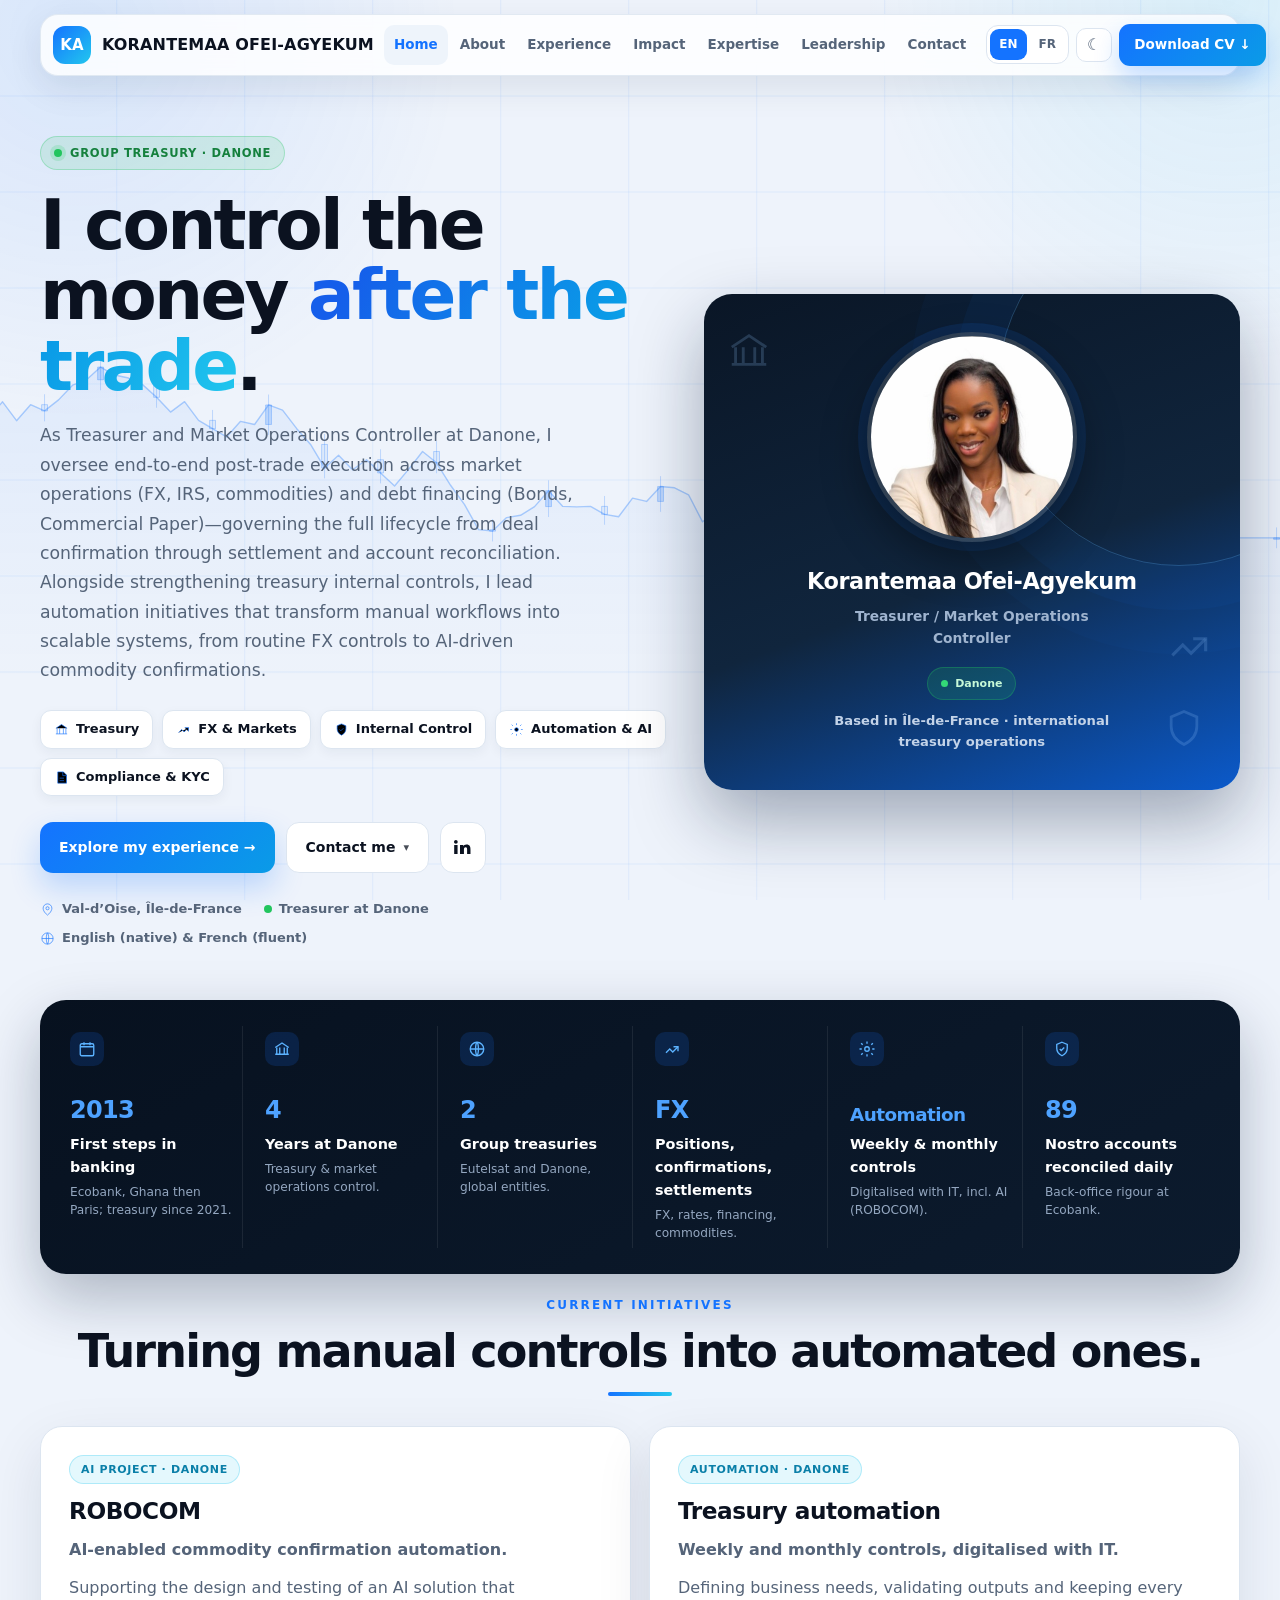
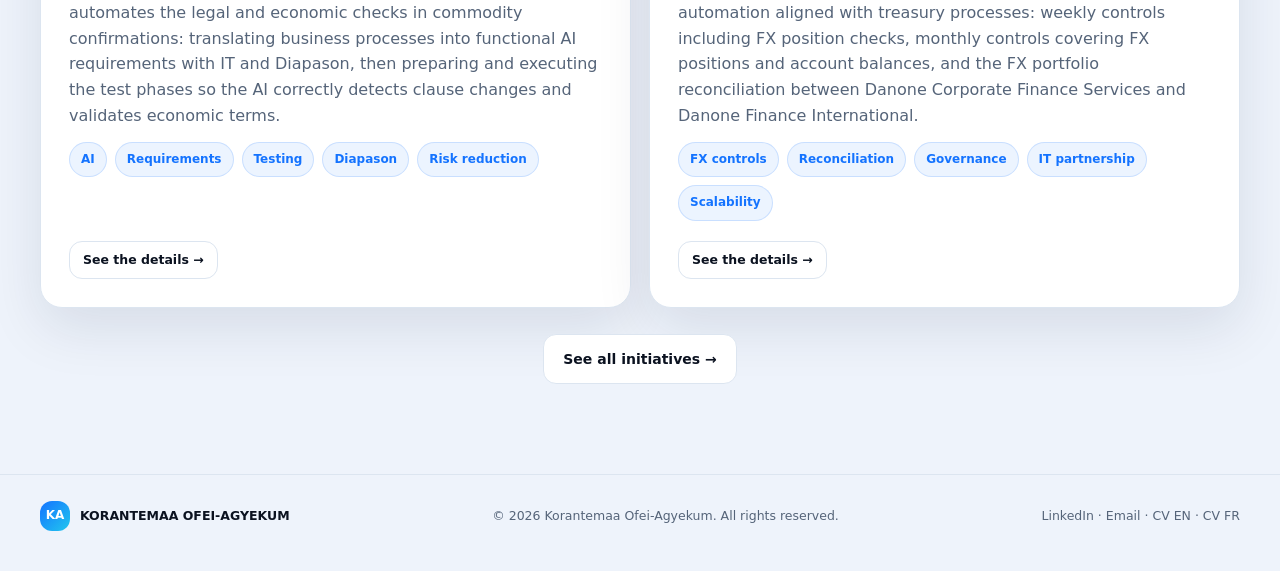
<file: index.html>
<!doctype html>
<html lang="en">
<head>
  <meta charset="utf-8">
  <meta name="viewport" content="width=device-width, initial-scale=1">
  <title>Korantemaa Ofei-Agyekum | Treasury & Market Operations Controller</title>
  <meta name="description" content="Korantemaa Ofei-Agyekum, Treasurer and Market Operations Controller at Danone: FX exposure control, internal controls, treasury automation and AI initiatives. Former Eutelsat Group Treasury and banking operations.">
  <link rel="canonical" href="https://o-agyekum.github.io/Korantemaa/">
  <meta property="og:type" content="website">
  <meta property="og:url" content="https://o-agyekum.github.io/Korantemaa/">
  <meta property="og:site_name" content="Korantemaa Ofei-Agyekum — Portfolio">
  <meta property="og:title" content="Korantemaa Ofei-Agyekum | Treasury & Market Operations Controller">
  <meta property="og:description" content="Korantemaa Ofei-Agyekum, Treasurer and Market Operations Controller at Danone: FX exposure control, internal controls, treasury automation and AI initiatives. Former Eutelsat Group Treasury and banking operations.">
  <meta property="og:image" content="https://o-agyekum.github.io/Korantemaa/profile.jpg">
  <meta property="og:locale" content="en_US">
  <meta property="og:locale:alternate" content="fr_FR">
  <meta name="twitter:card" content="summary_large_image">
  <meta name="twitter:title" content="Korantemaa Ofei-Agyekum | Treasury & Market Operations Controller">
  <meta name="twitter:description" content="Korantemaa Ofei-Agyekum, Treasurer and Market Operations Controller at Danone: FX exposure control, internal controls, treasury automation and AI initiatives. Former Eutelsat Group Treasury and banking operations.">
  <meta name="twitter:image" content="https://o-agyekum.github.io/Korantemaa/profile.jpg">
  <meta name="color-scheme" content="light dark">
  <meta name="theme-color" content="#07111f">
  <meta name="build" content="20261103195352">
  <link rel="stylesheet" href="styles.css?v=20261103195352">
</head>
<body>
  <header class="nav" aria-label="Main navigation">
    <a class="brand" href="index.html"><span class="logo">KA</span><span>KORANTEMAA OFEI-AGYEKUM</span></a>
    <nav class="navlinks">
      <a href="index.html" data-i18n="nav.home">Home</a><a href="about.html" data-i18n="nav.about">About</a><a href="experience.html" data-i18n="nav.exp">Experience</a><a href="impact.html" data-i18n="nav.impact">Impact</a><a href="expertise.html" data-i18n="nav.expertise">Expertise</a><a href="leadership.html" data-i18n="nav.leadership">Leadership</a><a href="contact.html" data-i18n="nav.contact">Contact</a>
    </nav>
    <button class="icon-btn menu" id="menuBtn" type="button" aria-label="Menu">☰</button>
    <div class="nav-actions">
      <div class="lang" aria-label="Language"><button id="enBtn" class="active" type="button">EN</button><button id="frBtn" type="button">FR</button></div>
      <button class="icon-btn" id="themeBtn" type="button" aria-label="Theme">☾</button>
      <a class="nav-cv" href="contact.html" data-i18n="nav.cv">Download CV ↓</a>
    </div>
  </header>

  <main id="top">
<div class="page" id="home">
    <section class="hero"><div class="container hero-grid">
      <div class="hero-copy reveal">
        <span class="badge" data-i18n="hero.badge">Group Treasury · Danone</span>
        <h1><span data-i18n="hero.h1a">I control the money </span><span class="gradient" data-i18n="hero.h1b">after the trade</span><span data-i18n="hero.h1c">.</span></h1>
        <p class="hero-sub" data-i18n="hero.sub">As Treasurer and Market Operations Controller at Danone, I oversee end-to-end post-trade execution across market operations (FX, IRS, commodities) and debt financing (Bonds, Commercial Paper)—governing the full lifecycle from deal confirmation through settlement and account reconciliation. Alongside strengthening treasury internal controls, I lead automation initiatives that transform manual workflows into scalable systems, from routine FX controls to AI-driven commodity confirmations.</p>
        <div class="pills">
          <span class="pill"><svg viewBox="0 0 24 24"><path d="M3 10l9-6 9 6"/><path d="M5 10v9M9 10v9M15 10v9M19 10v9M3 19h18"/></svg><span data-i18n="pill.1">Treasury</span></span>
          <span class="pill"><svg viewBox="0 0 24 24"><path d="M4 17l5-5 4 4 7-7"/><path d="M14 9h6v6"/></svg><span data-i18n="pill.2">FX &amp; Markets</span></span>
          <span class="pill"><svg viewBox="0 0 24 24"><path d="M12 3l7 3v5c0 4.5-3 8-7 10-4-2-7-5.5-7-10V6z"/><path d="M9 12l2 2 4-4"/></svg><span data-i18n="pill.3">Internal Control</span></span>
          <span class="pill"><svg viewBox="0 0 24 24"><circle cx="12" cy="12" r="3"/><path d="M12 2v3M12 19v3M4.2 4.2l2.1 2.1M17.7 17.7l2.1 2.1M2 12h3M19 12h3M4.2 19.8l2.1-2.1M17.7 6.3l2.1-2.1"/></svg><span data-i18n="pill.4">Automation &amp; AI</span></span>
          <span class="pill"><svg viewBox="0 0 24 24"><path d="M6 3h9l5 5v13H6z"/><path d="M14 3v6h6M9 13h7M9 17h7"/></svg><span data-i18n="pill.5">Compliance &amp; KYC</span></span>
        </div>
        <div class="hero-actions">
          <a class="btn btn-primary" href="experience.html" data-i18n="hero.cta1">Explore my experience →</a>
          <div class="cdrop" id="cdrop">
            <button class="btn" id="contactBtn" type="button" aria-haspopup="true" aria-expanded="false"><span data-i18n="hero.cta2">Contact me</span><span class="caret" aria-hidden="true">▾</span></button>
            <div class="cmenu" id="contactMenu" role="menu" aria-label="Contact">
              <a role="menuitem" href="mailto:kofei-agyekum@outlook.fr"><svg viewBox="0 0 24 24"><rect x="3" y="5" width="18" height="14" rx="2"/><path d="M3 7l9 6 9-6"/></svg>kofei-agyekum@outlook.fr</a>
              <a role="menuitem" href="https://www.linkedin.com/in/korantemaa-ofei-agyekum" target="_blank" rel="noopener"><svg viewBox="0 0 24 24"><rect x="2" y="2" width="20" height="20" rx="3"/><path d="M6 9v8M6 6.5v.01M10 17v-4a2 2 0 0 1 4 0v4M10 11v6" stroke-width="1.6"/></svg>www.linkedin.com/in/korantemaa-ofei-agyekum</a>
            </div>
          </div>
          <a class="btn btn-icon" href="https://www.linkedin.com/in/korantemaa-ofei-agyekum" target="_blank" rel="noopener" aria-label="LinkedIn"><svg width="18" height="18" viewBox="0 0 24 24" fill="currentColor"><path d="M4.98 3.5A2.5 2.5 0 1 1 0 3.5a2.5 2.5 0 0 1 4.98 0zM.25 8h4.5v12H.25zM8 8h4.3v1.64h.06c.6-1.13 2.06-2.32 4.24-2.32 4.54 0 5.37 2.99 5.37 6.88V20h-4.5v-5.9c0-1.41-.03-3.22-1.96-3.22-1.96 0-2.26 1.53-2.26 3.11V20H8z"/></svg></a>
        </div>
        <div class="hero-meta">
          <span><svg viewBox="0 0 24 24"><path d="M12 21s-7-5.2-7-11a7 7 0 0 1 14 0c0 5.8-7 11-7 11z"/><circle cx="12" cy="10" r="2.5"/></svg><span data-i18n="hero.loc">Val-d’Oise, Île-de-France</span></span>
          <span><span class="dotg"></span><span data-i18n="hero.avail">Treasurer at Danone</span></span>
          <span><svg viewBox="0 0 24 24"><circle cx="12" cy="12" r="9"/><path d="M3 12h18M12 3c2.5 2.5 2.5 15 0 18M12 3c-2.5 2.5-2.5 15 0 18"/></svg><span data-i18n="hero.intl">English (native) &amp; French (fluent)</span></span>
        </div>
      </div>
      <aside class="hero-card reveal">
        <div class="hc-icons">
          <svg style="width:46px;height:46px;left:22px;top:34px" viewBox="0 0 24 24"><path d="M3 10l9-6 9 6"/><path d="M5 10v9M9 10v9M15 10v9M19 10v9M3 19h18"/></svg>
          <svg style="width:50px;height:50px;right:26px;bottom:120px" viewBox="0 0 24 24"><path d="M4 17l5-5 4 4 7-7"/><path d="M14 9h6v6"/></svg>
          <svg style="width:44px;height:44px;right:34px;bottom:40px" viewBox="0 0 24 24"><path d="M12 3l7 3v5c0 4.5-3 8-7 10-4-2-7-5.5-7-10V6z"/></svg>
        </div>
        <div class="portrait"><img src="./profile.jpg" alt="Korantemaa Ofei-Agyekum" loading="eager" onerror="this.style.display='none';this.nextElementSibling.style.display='flex'"><span class="initials">KA</span></div>
        <div class="hc-name">Korantemaa Ofei-Agyekum</div>
        <div class="hc-role" data-i18n="hero.cardrole">Treasurer / Market Operations Controller</div>
        <div class="hc-tag"><span class="av" data-i18n="hero.cardav">Danone</span><p data-i18n="hero.cardtxt">Based in Île-de-France · international treasury operations</p></div>
      </aside>
    </div></section>

    <div class="container reveal"><div class="stats-wrap"><div class="stats">
      <div class="stat"><span class="ic"><svg viewBox="0 0 24 24"><rect x="3" y="5" width="18" height="16" rx="2"/><path d="M3 9h18M8 3v4M16 3v4"/></svg></span><span class="val">2013</span><b data-i18n="st.1b">First steps in banking</b><span data-i18n="st.1d">Ecobank, Ghana then Paris; treasury since 2021.</span></div>
      <div class="stat"><span class="ic"><svg viewBox="0 0 24 24"><path d="M3 10l9-6 9 6"/><path d="M5 10v9M9 10v9M15 10v9M19 10v9M3 19h18"/></svg></span><span class="val">4</span><b data-i18n="st.2b">Years at Danone</b><span data-i18n="st.2d">Treasury &amp; market operations control.</span></div>
      <div class="stat"><span class="ic"><svg viewBox="0 0 24 24"><circle cx="12" cy="12" r="9"/><path d="M3 12h18M12 3c2.5 2.5 2.5 15 0 18M12 3c-2.5 2.5-2.5 15 0 18"/></svg></span><span class="val">2</span><b data-i18n="st.3b">Group treasuries</b><span data-i18n="st.3d">Eutelsat and Danone, global entities.</span></div>
      <div class="stat"><span class="ic"><svg viewBox="0 0 24 24"><path d="M4 17l5-5 4 4 7-7"/><path d="M14 9h6v6"/></svg></span><span class="val">FX</span><b data-i18n="st.4b">Positions, confirmations, settlements</b><span data-i18n="st.4d">FX, rates, financing, commodities.</span></div>
      <div class="stat"><span class="ic"><svg viewBox="0 0 24 24"><circle cx="12" cy="12" r="3"/><path d="M12 2v3M12 19v3M4.2 4.2l2.1 2.1M17.7 17.7l2.1 2.1M2 12h3M19 12h3M4.2 19.8l2.1-2.1M17.7 6.3l2.1-2.1"/></svg></span><span class="val" style="font-size:1.15rem">Automation</span><b data-i18n="st.5b">Weekly &amp; monthly controls</b><span data-i18n="st.5d">Digitalised with IT, incl. AI (ROBOCOM).</span></div>
      <div class="stat"><span class="ic"><svg viewBox="0 0 24 24"><path d="M12 3l7 3v5c0 4.5-3 8-7 10-4-2-7-5.5-7-10V6z"/><path d="M9 12l2 2 4-4"/></svg></span><span class="val">89</span><b data-i18n="st.6b">Nostro accounts reconciled daily</b><span data-i18n="st.6d">Back-office rigour at Ecobank.</span></div>
    </div></div></div>

    <section class="home-proj"><div class="container reveal">
      <span class="kicker" data-i18n="hp.kicker">Current initiatives</span>
      <h2 class="sec-title" data-i18n="hp.title">Turning manual controls into automated ones.</h2>
      <div class="title-underline"></div>
      <div class="proj-grid">
        <article class="proj-card">
          <span class="proj-type" data-i18n="hp.a.type">AI project · Danone</span>
          <h3>ROBOCOM</h3>
          <p class="proj-tagline" data-i18n="hp.a.tag">AI-enabled commodity confirmation automation.</p>
          <p data-i18n="hp.a.desc">Supporting the design and testing of an AI solution that automates the legal and economic checks in commodity confirmations: translating business processes into functional AI requirements with IT and Diapason, then preparing and executing the test phases so the AI correctly detects clause changes and validates economic terms.</p>
          <div class="tags"><span class="tag" data-i18n="hp.a.t1">AI</span><span class="tag" data-i18n="hp.a.t2">Requirements</span><span class="tag" data-i18n="hp.a.t3">Testing</span><span class="tag" data-i18n="hp.a.t4">Diapason</span><span class="tag" data-i18n="hp.a.t5">Risk reduction</span></div>
          <div class="proj-links"><a class="btn" href="impact.html" data-i18n="hp.a.link">See the details →</a></div>
        </article>
        <article class="proj-card">
          <span class="proj-type" data-i18n="hp.b.type">Automation · Danone</span>
          <h3>Treasury automation</h3>
          <p class="proj-tagline" data-i18n="hp.b.tag">Weekly and monthly controls, digitalised with IT.</p>
          <p data-i18n="hp.b.desc">Defining business needs, validating outputs and keeping every automation aligned with treasury processes: weekly controls including FX position checks, monthly controls covering FX positions and account balances, and the FX portfolio reconciliation between Danone Corporate Finance Services and Danone Finance International.</p>
          <div class="tags"><span class="tag" data-i18n="hp.b.t1">FX controls</span><span class="tag" data-i18n="hp.b.t2">Reconciliation</span><span class="tag" data-i18n="hp.b.t3">Governance</span><span class="tag" data-i18n="hp.b.t4">IT partnership</span><span class="tag" data-i18n="hp.b.t5">Scalability</span></div>
          <div class="proj-links"><a class="btn" href="impact.html" data-i18n="hp.b.link">See the details →</a></div>
        </article>
      </div>
      <div class="more"><a class="btn" href="impact.html" data-i18n="hp.more">See all initiatives →</a></div>
    </div></section>
    </div>
  </main>
  <footer><div class="container footer-row">
    <span class="footer-brand"><span class="logo">KA</span>KORANTEMAA OFEI-AGYEKUM</span>
    <span data-i18n="foot.copy">© 2026 Korantemaa Ofei-Agyekum. All rights reserved.</span>
    <span><a href="https://www.linkedin.com/in/korantemaa-ofei-agyekum" target="_blank" rel="noopener">LinkedIn</a> · <a href="mailto:kofei-agyekum@outlook.fr">Email</a> · <a href="./Korantemaa_Ofei-Agyekum_CV_EN.pdf?v=4" download>CV EN</a> · <a href="./Korantemaa_Ofei-Agyekum_CV_FR.pdf?v=4" download>CV FR</a></span>
  </div></footer>
  <script src="app.js?v=20261103195352"></script>
</body>
</html>
</file>
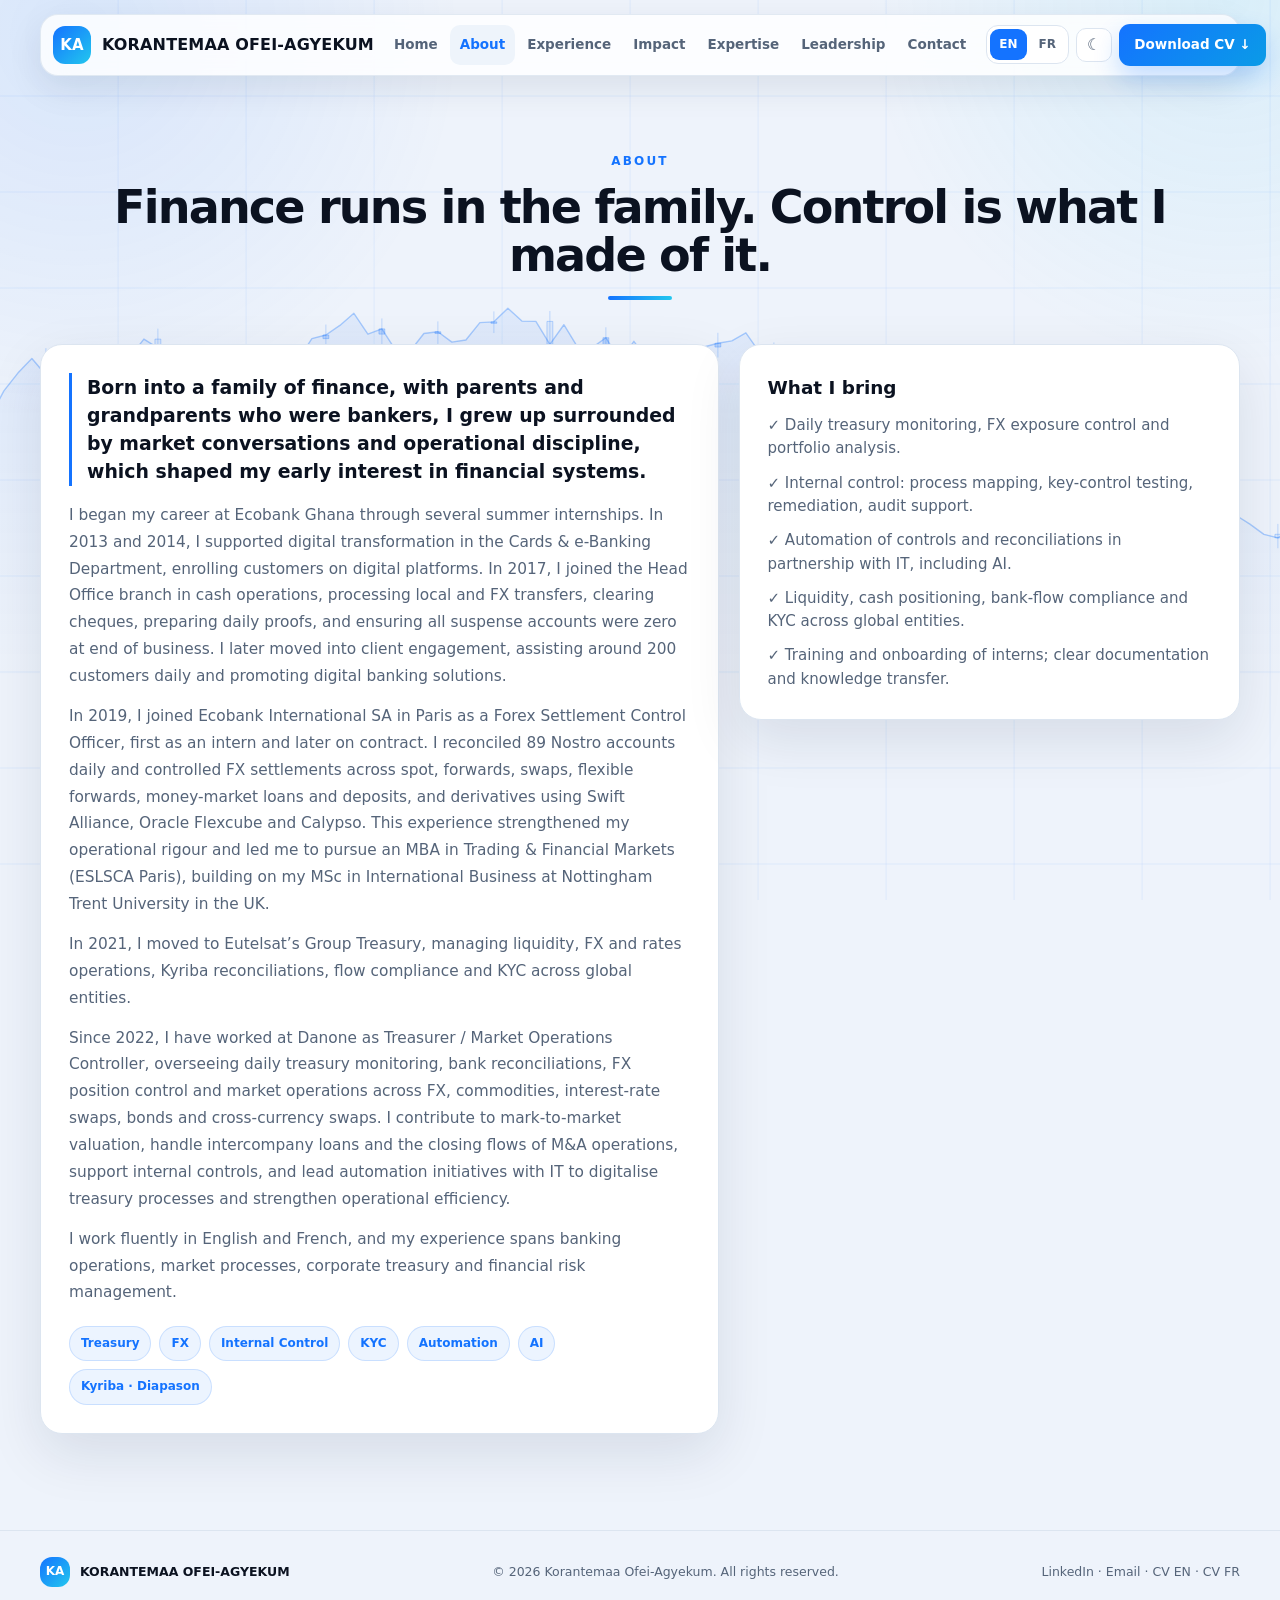
<file: about.html>
<!doctype html>
<html lang="en">
<head>
  <meta charset="utf-8">
  <meta name="viewport" content="width=device-width, initial-scale=1">
  <title>About — Korantemaa Ofei-Agyekum</title>
  <meta name="description" content="Korantemaa Ofei-Agyekum: from banking operations to Group Treasury at Eutelsat and Danone. Treasury, FX control, internal control, automation.">
  <link rel="canonical" href="https://o-agyekum.github.io/Korantemaa/about.html">
  <meta property="og:type" content="website">
  <meta property="og:url" content="https://o-agyekum.github.io/Korantemaa/about.html">
  <meta property="og:site_name" content="Korantemaa Ofei-Agyekum — Portfolio">
  <meta property="og:title" content="About — Korantemaa Ofei-Agyekum">
  <meta property="og:description" content="Korantemaa Ofei-Agyekum: from banking operations to Group Treasury at Eutelsat and Danone. Treasury, FX control, internal control, automation.">
  <meta property="og:image" content="https://o-agyekum.github.io/Korantemaa/profile.jpg">
  <meta property="og:locale" content="en_US">
  <meta property="og:locale:alternate" content="fr_FR">
  <meta name="twitter:card" content="summary_large_image">
  <meta name="twitter:title" content="About — Korantemaa Ofei-Agyekum">
  <meta name="twitter:description" content="Korantemaa Ofei-Agyekum: from banking operations to Group Treasury at Eutelsat and Danone. Treasury, FX control, internal control, automation.">
  <meta name="twitter:image" content="https://o-agyekum.github.io/Korantemaa/profile.jpg">
  <meta name="color-scheme" content="light dark">
  <meta name="theme-color" content="#07111f">
  <meta name="build" content="20261103195352">
  <link rel="stylesheet" href="styles.css?v=20261103195352">
</head>
<body>
  <header class="nav" aria-label="Main navigation">
    <a class="brand" href="index.html"><span class="logo">KA</span><span>KORANTEMAA OFEI-AGYEKUM</span></a>
    <nav class="navlinks">
      <a href="index.html" data-i18n="nav.home">Home</a><a href="about.html" data-i18n="nav.about">About</a><a href="experience.html" data-i18n="nav.exp">Experience</a><a href="impact.html" data-i18n="nav.impact">Impact</a><a href="expertise.html" data-i18n="nav.expertise">Expertise</a><a href="leadership.html" data-i18n="nav.leadership">Leadership</a><a href="contact.html" data-i18n="nav.contact">Contact</a>
    </nav>
    <button class="icon-btn menu" id="menuBtn" type="button" aria-label="Menu">☰</button>
    <div class="nav-actions">
      <div class="lang" aria-label="Language"><button id="enBtn" class="active" type="button">EN</button><button id="frBtn" type="button">FR</button></div>
      <button class="icon-btn" id="themeBtn" type="button" aria-label="Theme">☾</button>
      <a class="nav-cv" href="contact.html" data-i18n="nav.cv">Download CV ↓</a>
    </div>
  </header>

  <main id="top">
<section id="about" class="page"><div class="container reveal">
      <span class="kicker" data-i18n="about.kicker">About</span>
      <h2 class="sec-title" data-i18n="about.title">Finance runs in the family. Control is what I made of it.</h2>
      <div class="title-underline"></div>
      <div class="about-grid">
        <div class="about-card story">
          <p class="lead" data-i18n="about.lead">Born into a family of finance, with parents and grandparents who were bankers, I grew up surrounded by market conversations and operational discipline, which shaped my early interest in financial systems.</p>
          <p data-i18n="about.s2">I began my career at Ecobank Ghana through several summer internships. In 2013 and 2014, I supported digital transformation in the Cards &amp; e-Banking Department, enrolling customers on digital platforms. In 2017, I joined the Head Office branch in cash operations, processing local and FX transfers, clearing cheques, preparing daily proofs, and ensuring all suspense accounts were zero at end of business. I later moved into client engagement, assisting around 200 customers daily and promoting digital banking solutions.</p>
          <p data-i18n="about.s3">In 2019, I joined Ecobank International SA in Paris as a Forex Settlement Control Officer, first as an intern and later on contract. I reconciled 89 Nostro accounts daily and controlled FX settlements across spot, forwards, swaps, flexible forwards, money-market loans and deposits, and derivatives using Swift Alliance, Oracle Flexcube and Calypso. This experience strengthened my operational rigour and led me to pursue an MBA in Trading &amp; Financial Markets (ESLSCA Paris), building on my MSc in International Business at Nottingham Trent University in the UK.</p>
          <p data-i18n="about.s4">In 2021, I moved to Eutelsat’s Group Treasury, managing liquidity, FX and rates operations, Kyriba reconciliations, flow compliance and KYC across global entities.</p>
          <p data-i18n="about.s5">Since 2022, I have worked at Danone as Treasurer / Market Operations Controller, overseeing daily treasury monitoring, bank reconciliations, FX position control and market operations across FX, commodities, interest-rate swaps, bonds and cross-currency swaps. I contribute to mark-to-market valuation, handle intercompany loans and the closing flows of M&amp;A operations, support internal controls, and lead automation initiatives with IT to digitalise treasury processes and strengthen operational efficiency.</p>
          <p data-i18n="about.s6">I work fluently in English and French, and my experience spans banking operations, market processes, corporate treasury and financial risk management.</p>
          <div class="tags" style="margin-top:20px"><span class="tag">Treasury</span><span class="tag">FX</span><span class="tag">Internal Control</span><span class="tag">KYC</span><span class="tag">Automation</span><span class="tag">AI</span><span class="tag">Kyriba · Diapason</span></div>
        </div>
        <div class="about-card">
          <h3 data-i18n="about.p2t">What I bring</h3>
          <ul style="list-style:none;display:grid;gap:11px">
            <li style="color:var(--muted);font-size:.94rem;line-height:1.55" data-i18n="about.b1">✓ Daily treasury monitoring, FX exposure control and portfolio analysis.</li>
            <li style="color:var(--muted);font-size:.94rem;line-height:1.55" data-i18n="about.b2">✓ Internal control: process mapping, key-control testing, remediation, audit support.</li>
            <li style="color:var(--muted);font-size:.94rem;line-height:1.55" data-i18n="about.b3">✓ Automation of controls and reconciliations in partnership with IT, including AI.</li>
            <li style="color:var(--muted);font-size:.94rem;line-height:1.55" data-i18n="about.b4">✓ Liquidity, cash positioning, bank-flow compliance and KYC across global entities.</li>
            <li style="color:var(--muted);font-size:.94rem;line-height:1.55" data-i18n="about.b5">✓ Training and onboarding of interns; clear documentation and knowledge transfer.</li>
          </ul>
        </div>
      </div>
    </div></section>
  </main>
  <footer><div class="container footer-row">
    <span class="footer-brand"><span class="logo">KA</span>KORANTEMAA OFEI-AGYEKUM</span>
    <span data-i18n="foot.copy">© 2026 Korantemaa Ofei-Agyekum. All rights reserved.</span>
    <span><a href="https://www.linkedin.com/in/korantemaa-ofei-agyekum" target="_blank" rel="noopener">LinkedIn</a> · <a href="mailto:kofei-agyekum@outlook.fr">Email</a> · <a href="./Korantemaa_Ofei-Agyekum_CV_EN.pdf?v=4" download>CV EN</a> · <a href="./Korantemaa_Ofei-Agyekum_CV_FR.pdf?v=4" download>CV FR</a></span>
  </div></footer>
  <script src="app.js?v=20261103195352"></script>
</body>
</html>
</file>
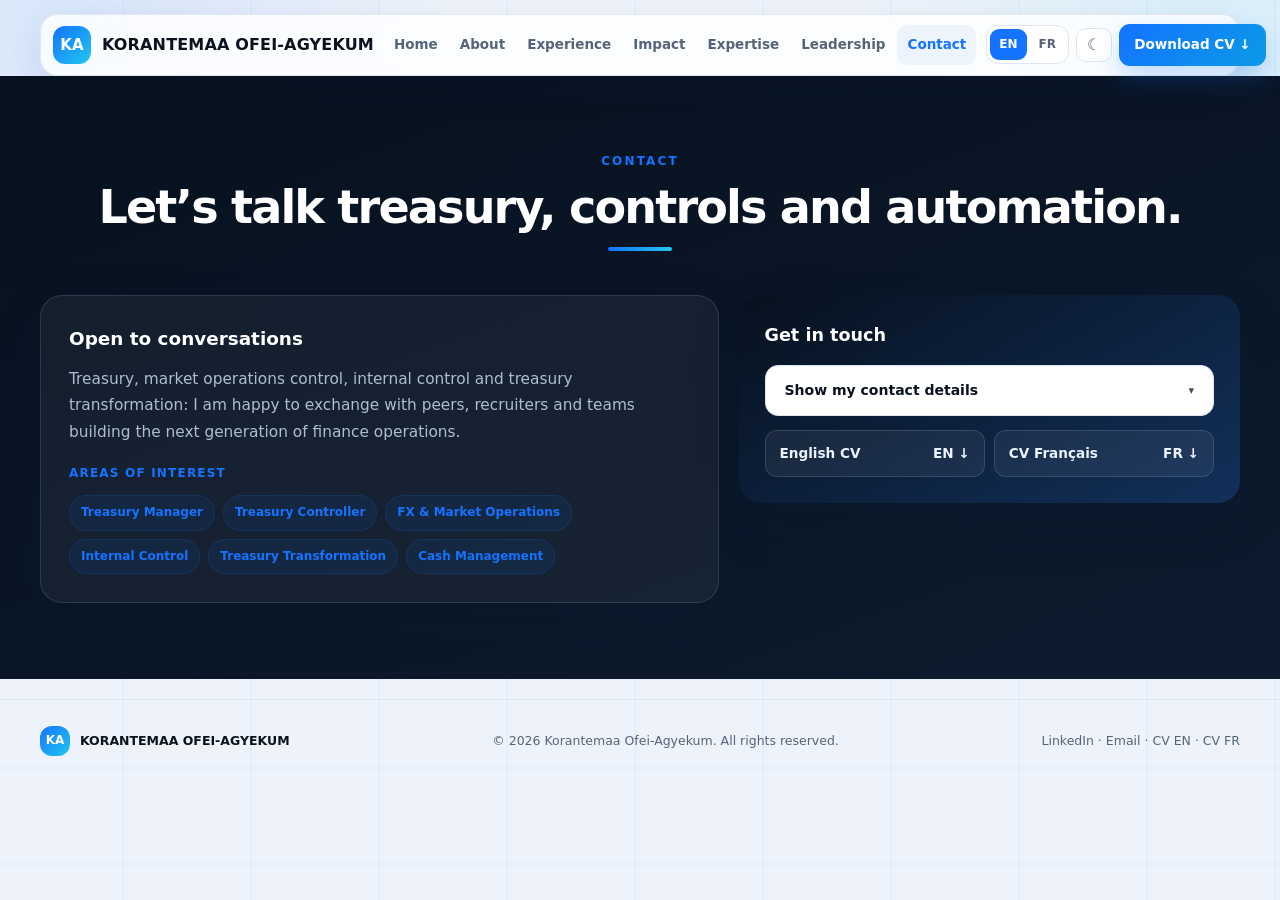
<file: contact.html>
<!doctype html>
<html lang="en">
<head>
  <meta charset="utf-8">
  <meta name="viewport" content="width=device-width, initial-scale=1">
  <title>Contact — Korantemaa Ofei-Agyekum</title>
  <meta name="description" content="Contact Korantemaa Ofei-Agyekum, Treasurer and Market Operations Controller.">
  <link rel="canonical" href="https://o-agyekum.github.io/Korantemaa/contact.html">
  <meta property="og:type" content="website">
  <meta property="og:url" content="https://o-agyekum.github.io/Korantemaa/contact.html">
  <meta property="og:site_name" content="Korantemaa Ofei-Agyekum — Portfolio">
  <meta property="og:title" content="Contact — Korantemaa Ofei-Agyekum">
  <meta property="og:description" content="Contact Korantemaa Ofei-Agyekum, Treasurer and Market Operations Controller.">
  <meta property="og:image" content="https://o-agyekum.github.io/Korantemaa/profile.jpg">
  <meta property="og:locale" content="en_US">
  <meta property="og:locale:alternate" content="fr_FR">
  <meta name="twitter:card" content="summary_large_image">
  <meta name="twitter:title" content="Contact — Korantemaa Ofei-Agyekum">
  <meta name="twitter:description" content="Contact Korantemaa Ofei-Agyekum, Treasurer and Market Operations Controller.">
  <meta name="twitter:image" content="https://o-agyekum.github.io/Korantemaa/profile.jpg">
  <meta name="color-scheme" content="light dark">
  <meta name="theme-color" content="#07111f">
  <meta name="build" content="20261103195352">
  <link rel="stylesheet" href="styles.css?v=20261103195352">
</head>
<body>
  <header class="nav" aria-label="Main navigation">
    <a class="brand" href="index.html"><span class="logo">KA</span><span>KORANTEMAA OFEI-AGYEKUM</span></a>
    <nav class="navlinks">
      <a href="index.html" data-i18n="nav.home">Home</a><a href="about.html" data-i18n="nav.about">About</a><a href="experience.html" data-i18n="nav.exp">Experience</a><a href="impact.html" data-i18n="nav.impact">Impact</a><a href="expertise.html" data-i18n="nav.expertise">Expertise</a><a href="leadership.html" data-i18n="nav.leadership">Leadership</a><a href="contact.html" data-i18n="nav.contact">Contact</a>
    </nav>
    <button class="icon-btn menu" id="menuBtn" type="button" aria-label="Menu">☰</button>
    <div class="nav-actions">
      <div class="lang" aria-label="Language"><button id="enBtn" class="active" type="button">EN</button><button id="frBtn" type="button">FR</button></div>
      <button class="icon-btn" id="themeBtn" type="button" aria-label="Theme">☾</button>
      <a class="nav-cv" href="contact.html" data-i18n="nav.cv">Download CV ↓</a>
    </div>
  </header>

  <main id="top">
<section id="contact" class="page dark-section"><div class="container reveal">
      <span class="kicker" data-i18n="ct.kicker">Contact</span>
      <h2 class="sec-title" data-i18n="ct.title">Let’s talk treasury, controls and automation.</h2>
      <div class="title-underline"></div>
      <div class="about-grid">
        <div>
          <div class="about-card" style="background:rgba(255,255,255,.05);border-color:rgba(148,163,184,.2);color:#fff">
            <h3 data-i18n="ct.opent">Open to conversations</h3>
            <p style="color:#aebed2" data-i18n="ct.openp">Treasury, market operations control, internal control and treasury transformation: I am happy to exchange with peers, recruiters and teams building the next generation of finance operations.</p>
            <div class="opps"><h4 data-i18n="ct.roles">Areas of interest</h4>
              <div class="tags"><span class="tag">Treasury Manager</span><span class="tag">Treasury Controller</span><span class="tag">FX &amp; Market Operations</span><span class="tag">Internal Control</span><span class="tag">Treasury Transformation</span><span class="tag">Cash Management</span></div>
            </div>
          </div>
        </div>
        <div class="contact-card">
          <h3 data-i18n="ct.reach">Get in touch</h3>
          <div class="cdrop cdrop-wide" style="margin-bottom:14px">
            <button class="btn cbtn-wide" type="button" aria-haspopup="true" aria-expanded="false"><span data-i18n="ct.show">Show my contact details</span><span class="caret" aria-hidden="true">▾</span></button>
            <div class="cmenu" role="menu" aria-label="Contact">
              <a role="menuitem" href="mailto:kofei-agyekum@outlook.fr"><svg viewBox="0 0 24 24"><rect x="3" y="5" width="18" height="14" rx="2"/><path d="M3 7l9 6 9-6"/></svg>kofei-agyekum@outlook.fr</a>
              <a role="menuitem" href="tel:+33766301373"><svg viewBox="0 0 24 24"><path d="M22 16.9v3a2 2 0 0 1-2.2 2 19.8 19.8 0 0 1-8.6-3.1 19.5 19.5 0 0 1-6-6 19.8 19.8 0 0 1-3.1-8.7A2 2 0 0 1 4.1 2h3a2 2 0 0 1 2 1.7c.1 1 .4 1.9.7 2.8a2 2 0 0 1-.5 2.1L8.1 9.9a16 16 0 0 0 6 6l1.3-1.2a2 2 0 0 1 2.1-.5c.9.3 1.8.6 2.8.7a2 2 0 0 1 1.7 2z"/></svg>+33 7 66 30 13 73</a>
              <a role="menuitem" href="https://www.linkedin.com/in/korantemaa-ofei-agyekum" target="_blank" rel="noopener"><svg viewBox="0 0 24 24"><rect x="2" y="2" width="20" height="20" rx="3"/><path d="M6 9v8M6 6.5v.01M10 17v-4a2 2 0 0 1 4 0v4M10 11v6" stroke-width="1.6"/></svg>www.linkedin.com/in/korantemaa-ofei-agyekum</a>
            </div>
          </div>
          <div class="cv-row">
            <a href="./Korantemaa_Ofei-Agyekum_CV_EN.pdf?v=4" download><span data-i18n="ct.cven">English CV</span><strong>EN ↓</strong></a>
            <a href="./Korantemaa_Ofei-Agyekum_CV_FR.pdf?v=4" download><span data-i18n="ct.cvfr">CV Français</span><strong>FR ↓</strong></a>
          </div>
        </div>
      </div>
    </div></section>
  </main>
  <footer><div class="container footer-row">
    <span class="footer-brand"><span class="logo">KA</span>KORANTEMAA OFEI-AGYEKUM</span>
    <span data-i18n="foot.copy">© 2026 Korantemaa Ofei-Agyekum. All rights reserved.</span>
    <span><a href="https://www.linkedin.com/in/korantemaa-ofei-agyekum" target="_blank" rel="noopener">LinkedIn</a> · <a href="mailto:kofei-agyekum@outlook.fr">Email</a> · <a href="./Korantemaa_Ofei-Agyekum_CV_EN.pdf?v=4" download>CV EN</a> · <a href="./Korantemaa_Ofei-Agyekum_CV_FR.pdf?v=4" download>CV FR</a></span>
  </div></footer>
  <script src="app.js?v=20261103195352"></script>
</body>
</html>
</file>
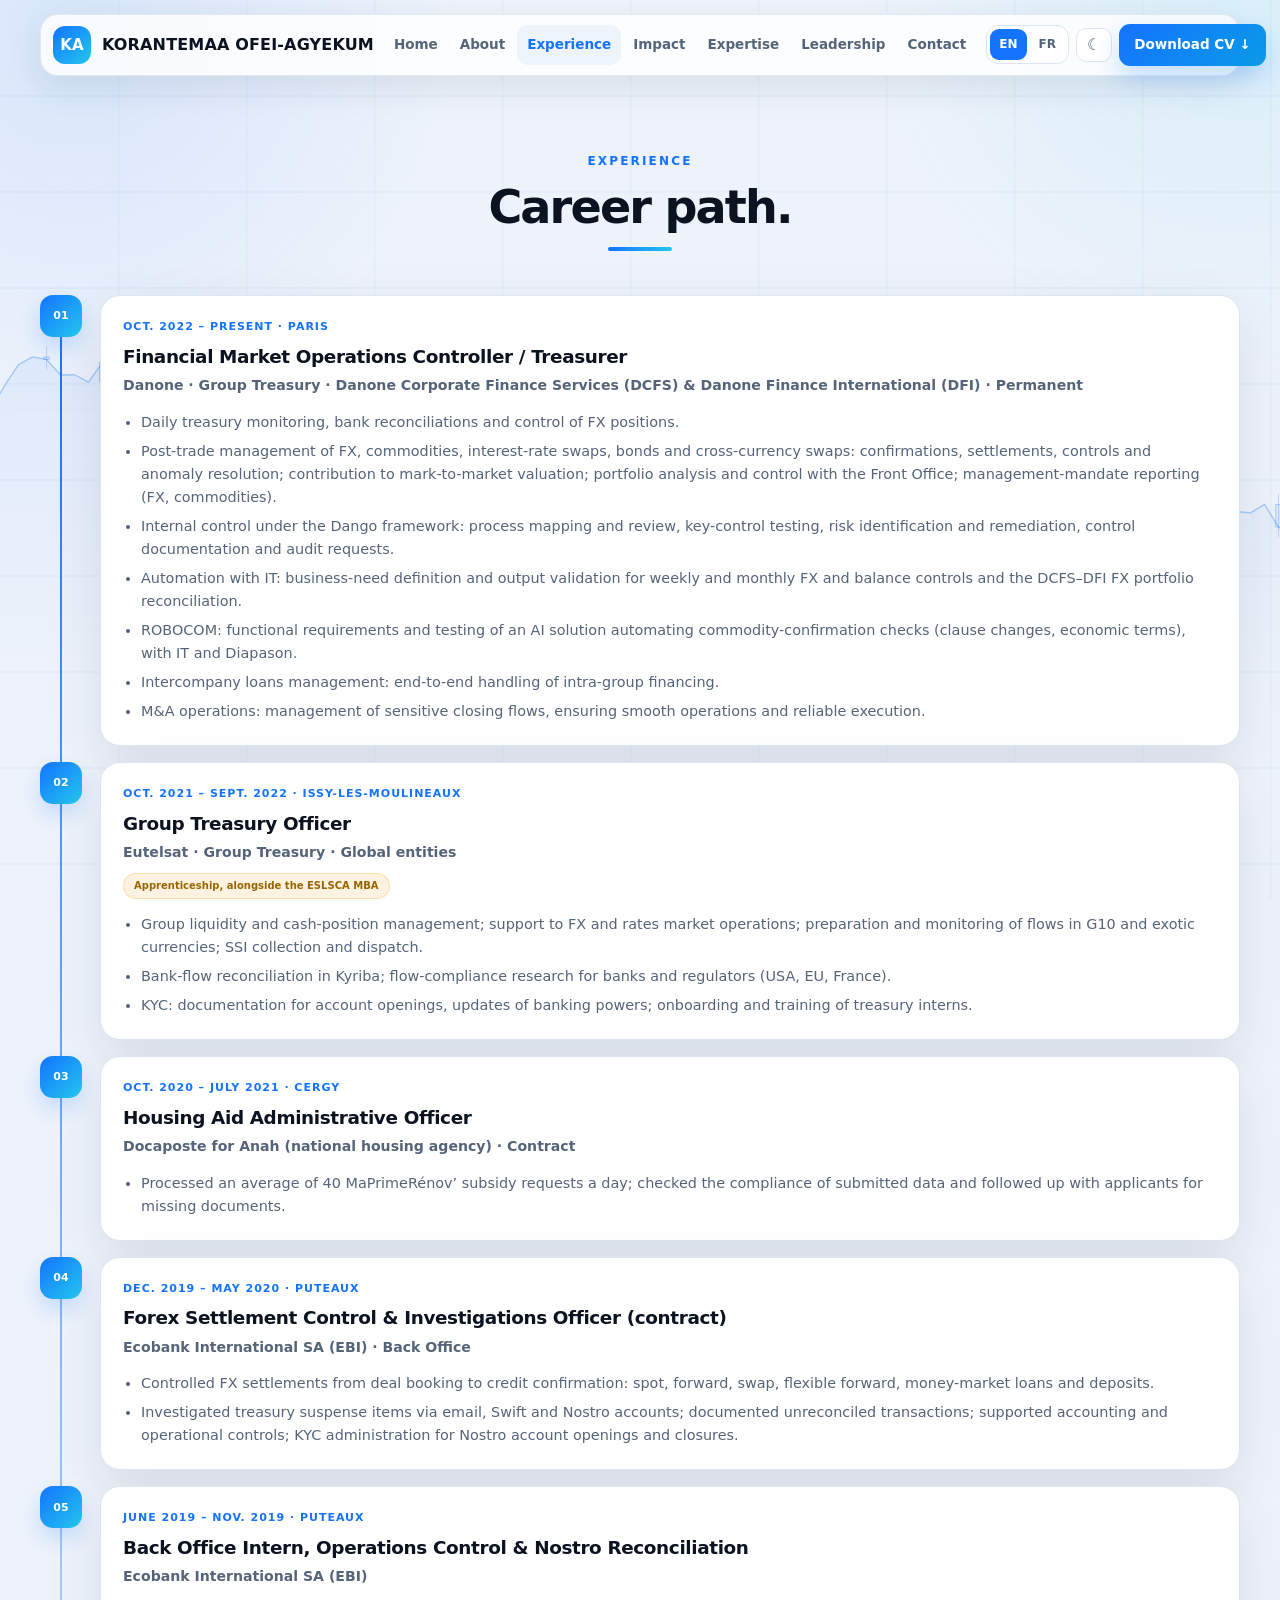
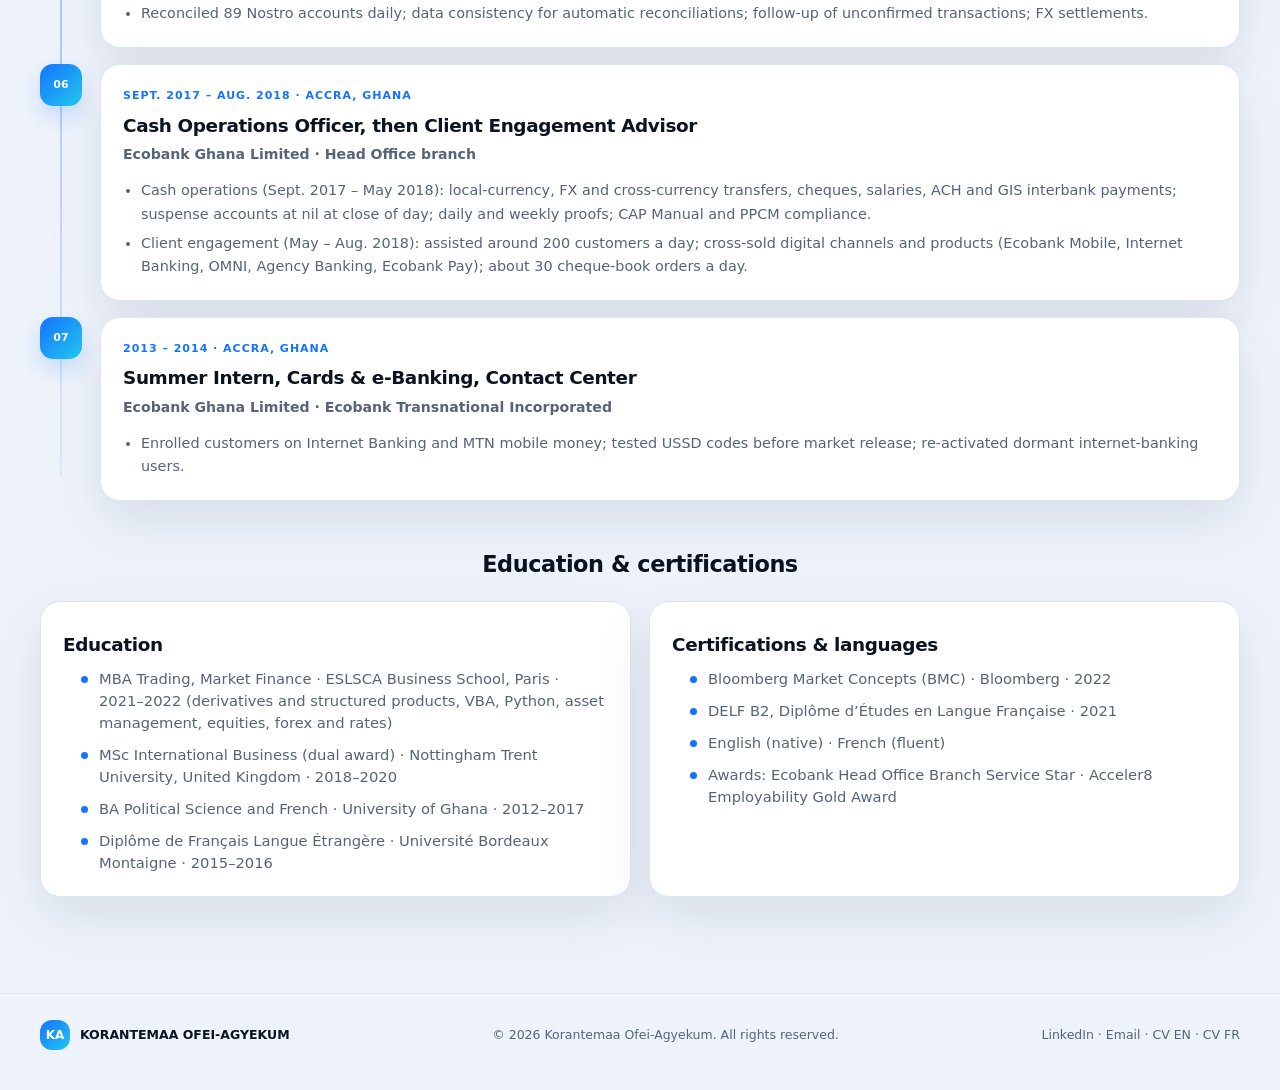
<file: experience.html>
<!doctype html>
<html lang="en">
<head>
  <meta charset="utf-8">
  <meta name="viewport" content="width=device-width, initial-scale=1">
  <title>Experience — Korantemaa Ofei-Agyekum</title>
  <meta name="description" content="Career path of Korantemaa Ofei-Agyekum: Danone Group Treasury, Eutelsat Group Treasury, seven years of bank operations and corporate treasury.">
  <link rel="canonical" href="https://o-agyekum.github.io/Korantemaa/experience.html">
  <meta property="og:type" content="website">
  <meta property="og:url" content="https://o-agyekum.github.io/Korantemaa/experience.html">
  <meta property="og:site_name" content="Korantemaa Ofei-Agyekum — Portfolio">
  <meta property="og:title" content="Experience — Korantemaa Ofei-Agyekum">
  <meta property="og:description" content="Career path of Korantemaa Ofei-Agyekum: Danone Group Treasury, Eutelsat Group Treasury, seven years of bank operations and corporate treasury.">
  <meta property="og:image" content="https://o-agyekum.github.io/Korantemaa/profile.jpg">
  <meta property="og:locale" content="en_US">
  <meta property="og:locale:alternate" content="fr_FR">
  <meta name="twitter:card" content="summary_large_image">
  <meta name="twitter:title" content="Experience — Korantemaa Ofei-Agyekum">
  <meta name="twitter:description" content="Career path of Korantemaa Ofei-Agyekum: Danone Group Treasury, Eutelsat Group Treasury, seven years of bank operations and corporate treasury.">
  <meta name="twitter:image" content="https://o-agyekum.github.io/Korantemaa/profile.jpg">
  <meta name="color-scheme" content="light dark">
  <meta name="theme-color" content="#07111f">
  <meta name="build" content="20261103195352">
  <link rel="stylesheet" href="styles.css?v=20261103195352">
</head>
<body>
  <header class="nav" aria-label="Main navigation">
    <a class="brand" href="index.html"><span class="logo">KA</span><span>KORANTEMAA OFEI-AGYEKUM</span></a>
    <nav class="navlinks">
      <a href="index.html" data-i18n="nav.home">Home</a><a href="about.html" data-i18n="nav.about">About</a><a href="experience.html" data-i18n="nav.exp">Experience</a><a href="impact.html" data-i18n="nav.impact">Impact</a><a href="expertise.html" data-i18n="nav.expertise">Expertise</a><a href="leadership.html" data-i18n="nav.leadership">Leadership</a><a href="contact.html" data-i18n="nav.contact">Contact</a>
    </nav>
    <button class="icon-btn menu" id="menuBtn" type="button" aria-label="Menu">☰</button>
    <div class="nav-actions">
      <div class="lang" aria-label="Language"><button id="enBtn" class="active" type="button">EN</button><button id="frBtn" type="button">FR</button></div>
      <button class="icon-btn" id="themeBtn" type="button" aria-label="Theme">☾</button>
      <a class="nav-cv" href="contact.html" data-i18n="nav.cv">Download CV ↓</a>
    </div>
  </header>

  <main id="top">
<section id="experience" class="page"><div class="container reveal">
      <span class="kicker" data-i18n="exp.kicker">Experience</span>
      <h2 class="sec-title" data-i18n="exp.title">Career path.</h2>
      <div class="title-underline"></div>
      <div class="timeline">
        <article class="job"><div class="dot">01</div><div class="job-card"><div class="period" data-i18n="j1_p">Oct. 2022 – Present · Paris</div><h3 data-i18n="j1_t">Financial Market Operations Controller / Treasurer</h3><div class="company" data-i18n="j1_c">Danone · Group Treasury · Danone Corporate Finance Services (DCFS) &amp; Danone Finance International (DFI) · Permanent</div><ul><li data-i18n="j1_1">Daily treasury monitoring, bank reconciliations and control of FX positions.</li><li data-i18n="j1_2">Post-trade management of FX, commodities, interest-rate swaps, bonds and cross-currency swaps: confirmations, settlements, controls and anomaly resolution; contribution to mark-to-market valuation; portfolio analysis and control with the Front Office; management-mandate reporting (FX, commodities).</li><li data-i18n="j1_3">Internal control under the Dango framework: process mapping and review, key-control testing, risk identification and remediation, control documentation and audit requests.</li><li data-i18n="j1_4">Automation with IT: business-need definition and output validation for weekly and monthly FX and balance controls and the DCFS–DFI FX portfolio reconciliation.</li><li data-i18n="j1_5">ROBOCOM: functional requirements and testing of an AI solution automating commodity-confirmation checks (clause changes, economic terms), with IT and Diapason.</li><li data-i18n="j1_6">Intercompany loans management: end-to-end handling of intra-group financing.</li><li data-i18n="j1_7">M&amp;A operations: management of sensitive closing flows, ensuring smooth operations and reliable execution.</li></ul></div></article>
        <article class="job"><div class="dot">02</div><div class="job-card"><div class="period" data-i18n="j2_p">Oct. 2021 – Sept. 2022 · Issy-les-Moulineaux</div><h3 data-i18n="j2_t">Group Treasury Officer</h3><div class="company" data-i18n="j2_c">Eutelsat · Group Treasury · Global entities</div><span class="job-tag" data-i18n="j2_g">Apprenticeship, alongside the ESLSCA MBA</span><ul><li data-i18n="j2_1">Group liquidity and cash-position management; support to FX and rates market operations; preparation and monitoring of flows in G10 and exotic currencies; SSI collection and dispatch.</li><li data-i18n="j2_2">Bank-flow reconciliation in Kyriba; flow-compliance research for banks and regulators (USA, EU, France).</li><li data-i18n="j2_3">KYC: documentation for account openings, updates of banking powers; onboarding and training of treasury interns.</li></ul></div></article>
        <article class="job"><div class="dot">03</div><div class="job-card"><div class="period" data-i18n="j3_p">Oct. 2020 – July 2021 · Cergy</div><h3 data-i18n="j3_t">Housing Aid Administrative Officer</h3><div class="company" data-i18n="j3_c">Docaposte for Anah (national housing agency) · Contract</div><ul><li data-i18n="j3_1">Processed an average of 40 MaPrimeRénov’ subsidy requests a day; checked the compliance of submitted data and followed up with applicants for missing documents.</li></ul></div></article>
        <article class="job"><div class="dot">04</div><div class="job-card"><div class="period" data-i18n="j4_p">Dec. 2019 – May 2020 · Puteaux</div><h3 data-i18n="j4_t">Forex Settlement Control &amp; Investigations Officer (contract)</h3><div class="company" data-i18n="j4_c">Ecobank International SA (EBI) · Back Office</div><ul><li data-i18n="j4_1">Controlled FX settlements from deal booking to credit confirmation: spot, forward, swap, flexible forward, money-market loans and deposits.</li><li data-i18n="j4_2">Investigated treasury suspense items via email, Swift and Nostro accounts; documented unreconciled transactions; supported accounting and operational controls; KYC administration for Nostro account openings and closures.</li></ul></div></article>
        <article class="job"><div class="dot">05</div><div class="job-card"><div class="period" data-i18n="j5_p">June 2019 – Nov. 2019 · Puteaux</div><h3 data-i18n="j5_t">Back Office Intern, Operations Control &amp; Nostro Reconciliation</h3><div class="company" data-i18n="j5_c">Ecobank International SA (EBI)</div><ul><li data-i18n="j5_1">Reconciled 89 Nostro accounts daily; data consistency for automatic reconciliations; follow-up of unconfirmed transactions; FX settlements.</li></ul></div></article>
        <article class="job"><div class="dot">06</div><div class="job-card"><div class="period" data-i18n="j6_p">Sept. 2017 – Aug. 2018 · Accra, Ghana</div><h3 data-i18n="j6_t">Cash Operations Officer, then Client Engagement Advisor</h3><div class="company" data-i18n="j6_c">Ecobank Ghana Limited · Head Office branch</div><ul><li data-i18n="j6_1">Cash operations (Sept. 2017 – May 2018): local-currency, FX and cross-currency transfers, cheques, salaries, ACH and GIS interbank payments; suspense accounts at nil at close of day; daily and weekly proofs; CAP Manual and PPCM compliance.</li><li data-i18n="j6_2">Client engagement (May – Aug. 2018): assisted around 200 customers a day; cross-sold digital channels and products (Ecobank Mobile, Internet Banking, OMNI, Agency Banking, Ecobank Pay); about 30 cheque-book orders a day.</li></ul></div></article>
        <article class="job"><div class="dot">07</div><div class="job-card"><div class="period" data-i18n="j7_p">2013 – 2014 · Accra, Ghana</div><h3 data-i18n="j7_t">Summer Intern, Cards &amp; e-Banking, Contact Center</h3><div class="company" data-i18n="j7_c">Ecobank Ghana Limited · Ecobank Transnational Incorporated</div><ul><li data-i18n="j7_1">Enrolled customers on Internet Banking and MTN mobile money; tested USSD codes before market release; re-activated dormant internet-banking users.</li></ul></div></article>
      </div>
      <h3 class="edu-head" data-i18n="edu.k">Education &amp; certifications</h3>
      <div class="edu-grid">
        <div class="job-card"><h3 data-i18n="edu.t">Education</h3><ul><li data-i18n="edu.1">MBA Trading, Market Finance · ESLSCA Business School, Paris · 2021–2022 (derivatives and structured products, VBA, Python, asset management, equities, forex and rates)</li><li data-i18n="edu.2">MSc International Business (dual award) · Nottingham Trent University, United Kingdom · 2018–2020</li><li data-i18n="edu.3">BA Political Science and French · University of Ghana · 2012–2017</li><li data-i18n="edu.4">Diplôme de Français Langue Étrangère · Université Bordeaux Montaigne · 2015–2016</li></ul></div>
        <div class="job-card"><h3 data-i18n="cert.t">Certifications &amp; languages</h3><ul><li data-i18n="cert.1">Bloomberg Market Concepts (BMC) · Bloomberg · 2022</li><li data-i18n="cert.2">DELF B2, Diplôme d’Études en Langue Française · 2021</li><li data-i18n="cert.3">English (native) · French (fluent)</li><li data-i18n="cert.4">Awards: Ecobank Head Office Branch Service Star · Acceler8 Employability Gold Award</li></ul></div>
      </div>
    </div></section>
  </main>
  <footer><div class="container footer-row">
    <span class="footer-brand"><span class="logo">KA</span>KORANTEMAA OFEI-AGYEKUM</span>
    <span data-i18n="foot.copy">© 2026 Korantemaa Ofei-Agyekum. All rights reserved.</span>
    <span><a href="https://www.linkedin.com/in/korantemaa-ofei-agyekum" target="_blank" rel="noopener">LinkedIn</a> · <a href="mailto:kofei-agyekum@outlook.fr">Email</a> · <a href="./Korantemaa_Ofei-Agyekum_CV_EN.pdf?v=4" download>CV EN</a> · <a href="./Korantemaa_Ofei-Agyekum_CV_FR.pdf?v=4" download>CV FR</a></span>
  </div></footer>
  <script src="app.js?v=20261103195352"></script>
</body>
</html>
</file>
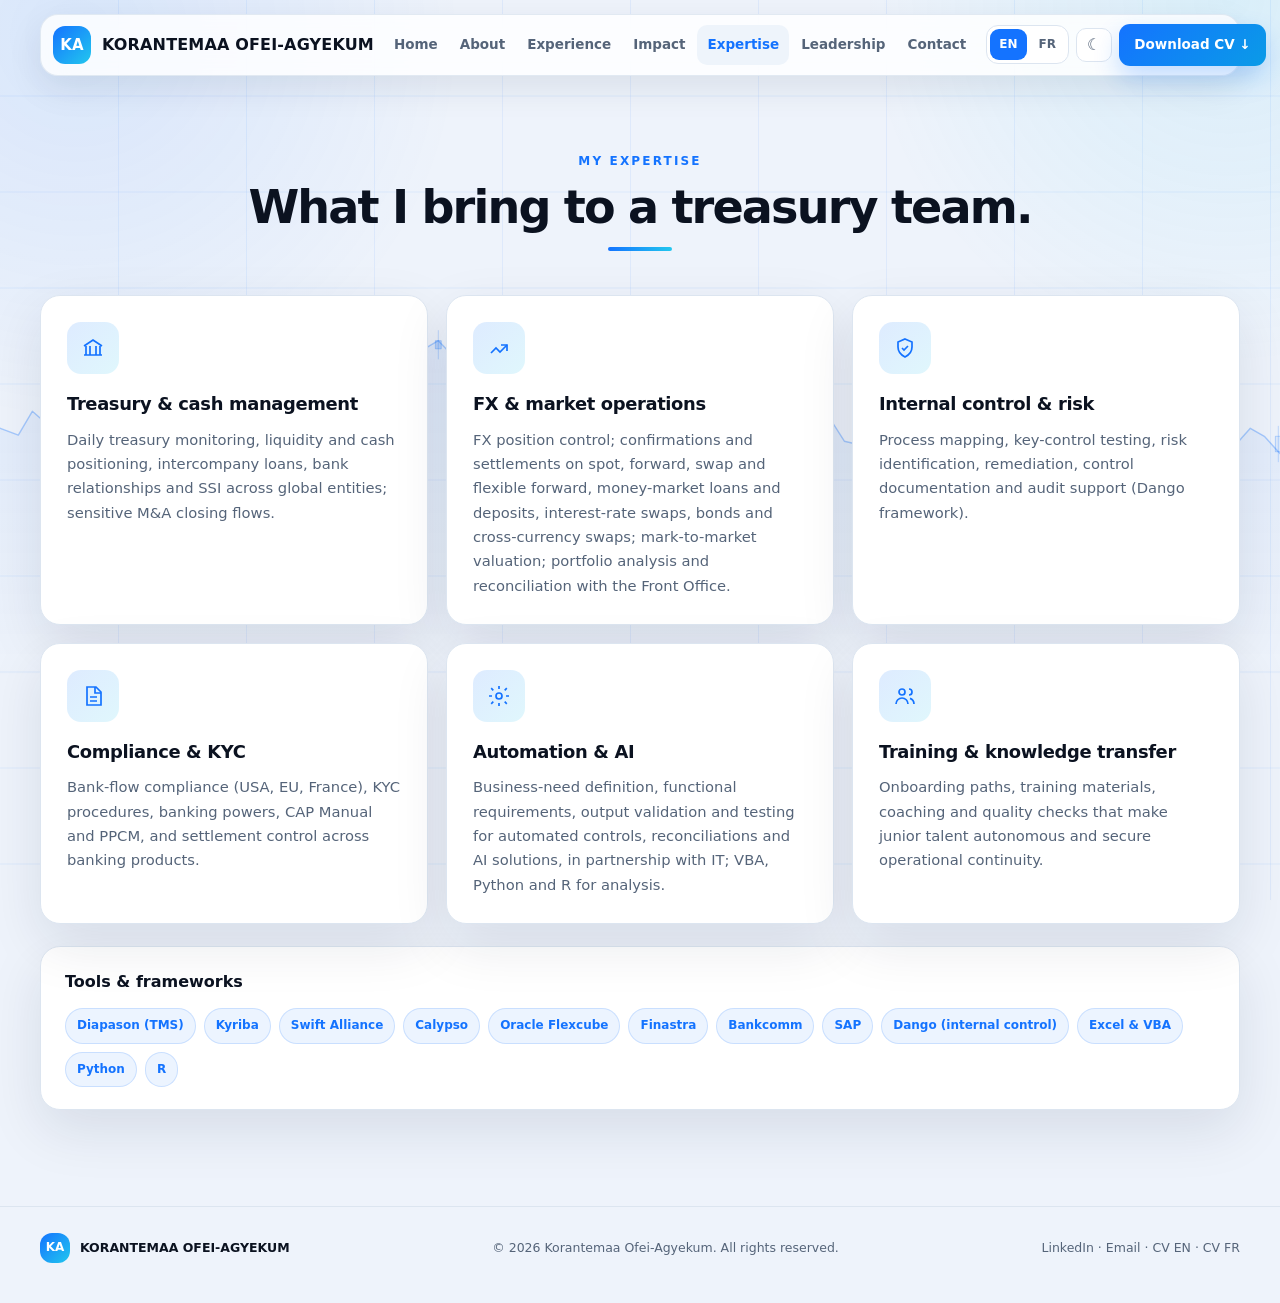
<file: expertise.html>
<!doctype html>
<html lang="en">
<head>
  <meta charset="utf-8">
  <meta name="viewport" content="width=device-width, initial-scale=1">
  <title>Expertise — Korantemaa Ofei-Agyekum</title>
  <meta name="description" content="Expertise of Korantemaa Ofei-Agyekum: treasury and cash management, FX and market operations, internal control, compliance and KYC, automation and AI.">
  <link rel="canonical" href="https://o-agyekum.github.io/Korantemaa/expertise.html">
  <meta property="og:type" content="website">
  <meta property="og:url" content="https://o-agyekum.github.io/Korantemaa/expertise.html">
  <meta property="og:site_name" content="Korantemaa Ofei-Agyekum — Portfolio">
  <meta property="og:title" content="Expertise — Korantemaa Ofei-Agyekum">
  <meta property="og:description" content="Expertise of Korantemaa Ofei-Agyekum: treasury and cash management, FX and market operations, internal control, compliance and KYC, automation and AI.">
  <meta property="og:image" content="https://o-agyekum.github.io/Korantemaa/profile.jpg">
  <meta property="og:locale" content="en_US">
  <meta property="og:locale:alternate" content="fr_FR">
  <meta name="twitter:card" content="summary_large_image">
  <meta name="twitter:title" content="Expertise — Korantemaa Ofei-Agyekum">
  <meta name="twitter:description" content="Expertise of Korantemaa Ofei-Agyekum: treasury and cash management, FX and market operations, internal control, compliance and KYC, automation and AI.">
  <meta name="twitter:image" content="https://o-agyekum.github.io/Korantemaa/profile.jpg">
  <meta name="color-scheme" content="light dark">
  <meta name="theme-color" content="#07111f">
  <meta name="build" content="20261103195352">
  <link rel="stylesheet" href="styles.css?v=20261103195352">
</head>
<body>
  <header class="nav" aria-label="Main navigation">
    <a class="brand" href="index.html"><span class="logo">KA</span><span>KORANTEMAA OFEI-AGYEKUM</span></a>
    <nav class="navlinks">
      <a href="index.html" data-i18n="nav.home">Home</a><a href="about.html" data-i18n="nav.about">About</a><a href="experience.html" data-i18n="nav.exp">Experience</a><a href="impact.html" data-i18n="nav.impact">Impact</a><a href="expertise.html" data-i18n="nav.expertise">Expertise</a><a href="leadership.html" data-i18n="nav.leadership">Leadership</a><a href="contact.html" data-i18n="nav.contact">Contact</a>
    </nav>
    <button class="icon-btn menu" id="menuBtn" type="button" aria-label="Menu">☰</button>
    <div class="nav-actions">
      <div class="lang" aria-label="Language"><button id="enBtn" class="active" type="button">EN</button><button id="frBtn" type="button">FR</button></div>
      <button class="icon-btn" id="themeBtn" type="button" aria-label="Theme">☾</button>
      <a class="nav-cv" href="contact.html" data-i18n="nav.cv">Download CV ↓</a>
    </div>
  </header>

  <main id="top">
<section id="expertise" class="page"><div class="container reveal">
      <span class="kicker" data-i18n="ex.kicker">My expertise</span>
      <h2 class="sec-title" data-i18n="ex.title">What I bring to a treasury team.</h2>
      <div class="title-underline"></div>
      <div class="exp-grid">
        <article class="exp-card"><span class="exp-ic"><svg viewBox="0 0 24 24"><path d="M3 10l9-6 9 6"/><path d="M5 10v9M9 10v9M15 10v9M19 10v9M3 19h18"/></svg></span><h3 data-i18n="ex.1t">Treasury &amp; cash management</h3><p data-i18n="ex.1p">Daily treasury monitoring, liquidity and cash positioning, intercompany loans, bank relationships and SSI across global entities; sensitive M&amp;A closing flows.</p></article>
        <article class="exp-card"><span class="exp-ic"><svg viewBox="0 0 24 24"><path d="M4 17l5-5 4 4 7-7"/><path d="M14 9h6v6"/></svg></span><h3 data-i18n="ex.2t">FX &amp; market operations</h3><p data-i18n="ex.2p">FX position control; confirmations and settlements on spot, forward, swap and flexible forward, money-market loans and deposits, interest-rate swaps, bonds and cross-currency swaps; mark-to-market valuation; portfolio analysis and reconciliation with the Front Office.</p></article>
        <article class="exp-card"><span class="exp-ic"><svg viewBox="0 0 24 24"><path d="M12 3l7 3v5c0 4.5-3 8-7 10-4-2-7-5.5-7-10V6z"/><path d="M9 12l2 2 4-4"/></svg></span><h3 data-i18n="ex.3t">Internal control &amp; risk</h3><p data-i18n="ex.3p">Process mapping, key-control testing, risk identification, remediation, control documentation and audit support (Dango framework).</p></article>
        <article class="exp-card"><span class="exp-ic"><svg viewBox="0 0 24 24"><path d="M6 3h9l5 5v13H6z"/><path d="M14 3v6h6M9 13h7M9 17h7"/></svg></span><h3 data-i18n="ex.4t">Compliance &amp; KYC</h3><p data-i18n="ex.4p">Bank-flow compliance (USA, EU, France), KYC procedures, banking powers, CAP Manual and PPCM, and settlement control across banking products.</p></article>
        <article class="exp-card"><span class="exp-ic"><svg viewBox="0 0 24 24"><circle cx="12" cy="12" r="3"/><path d="M12 2v3M12 19v3M4.2 4.2l2.1 2.1M17.7 17.7l2.1 2.1M2 12h3M19 12h3M4.2 19.8l2.1-2.1M17.7 6.3l2.1-2.1"/></svg></span><h3 data-i18n="ex.5t">Automation &amp; AI</h3><p data-i18n="ex.5p">Business-need definition, functional requirements, output validation and testing for automated controls, reconciliations and AI solutions, in partnership with IT; VBA, Python and R for analysis.</p></article>
        <article class="exp-card"><span class="exp-ic"><svg viewBox="0 0 24 24"><circle cx="9" cy="8" r="3"/><path d="M3 20a6 6 0 0 1 12 0M16 5a3 3 0 0 1 0 6M21 20a6 6 0 0 0-4-5.6"/></svg></span><h3 data-i18n="ex.6t">Training &amp; knowledge transfer</h3><p data-i18n="ex.6p">Onboarding paths, training materials, coaching and quality checks that make junior talent autonomous and secure operational continuity.</p></article>
      </div>
      <div class="tools"><h3 data-i18n="ex.tools">Tools &amp; frameworks</h3><div class="tags"><span class="tag">Diapason (TMS)</span><span class="tag">Kyriba</span><span class="tag">Swift Alliance</span><span class="tag">Calypso</span><span class="tag">Oracle Flexcube</span><span class="tag">Finastra</span><span class="tag">Bankcomm</span><span class="tag">SAP</span><span class="tag">Dango (internal control)</span><span class="tag">Excel &amp; VBA</span><span class="tag">Python</span><span class="tag">R</span></div></div>
    </div></section>
  </main>
  <footer><div class="container footer-row">
    <span class="footer-brand"><span class="logo">KA</span>KORANTEMAA OFEI-AGYEKUM</span>
    <span data-i18n="foot.copy">© 2026 Korantemaa Ofei-Agyekum. All rights reserved.</span>
    <span><a href="https://www.linkedin.com/in/korantemaa-ofei-agyekum" target="_blank" rel="noopener">LinkedIn</a> · <a href="mailto:kofei-agyekum@outlook.fr">Email</a> · <a href="./Korantemaa_Ofei-Agyekum_CV_EN.pdf?v=4" download>CV EN</a> · <a href="./Korantemaa_Ofei-Agyekum_CV_FR.pdf?v=4" download>CV FR</a></span>
  </div></footer>
  <script src="app.js?v=20261103195352"></script>
</body>
</html>
</file>
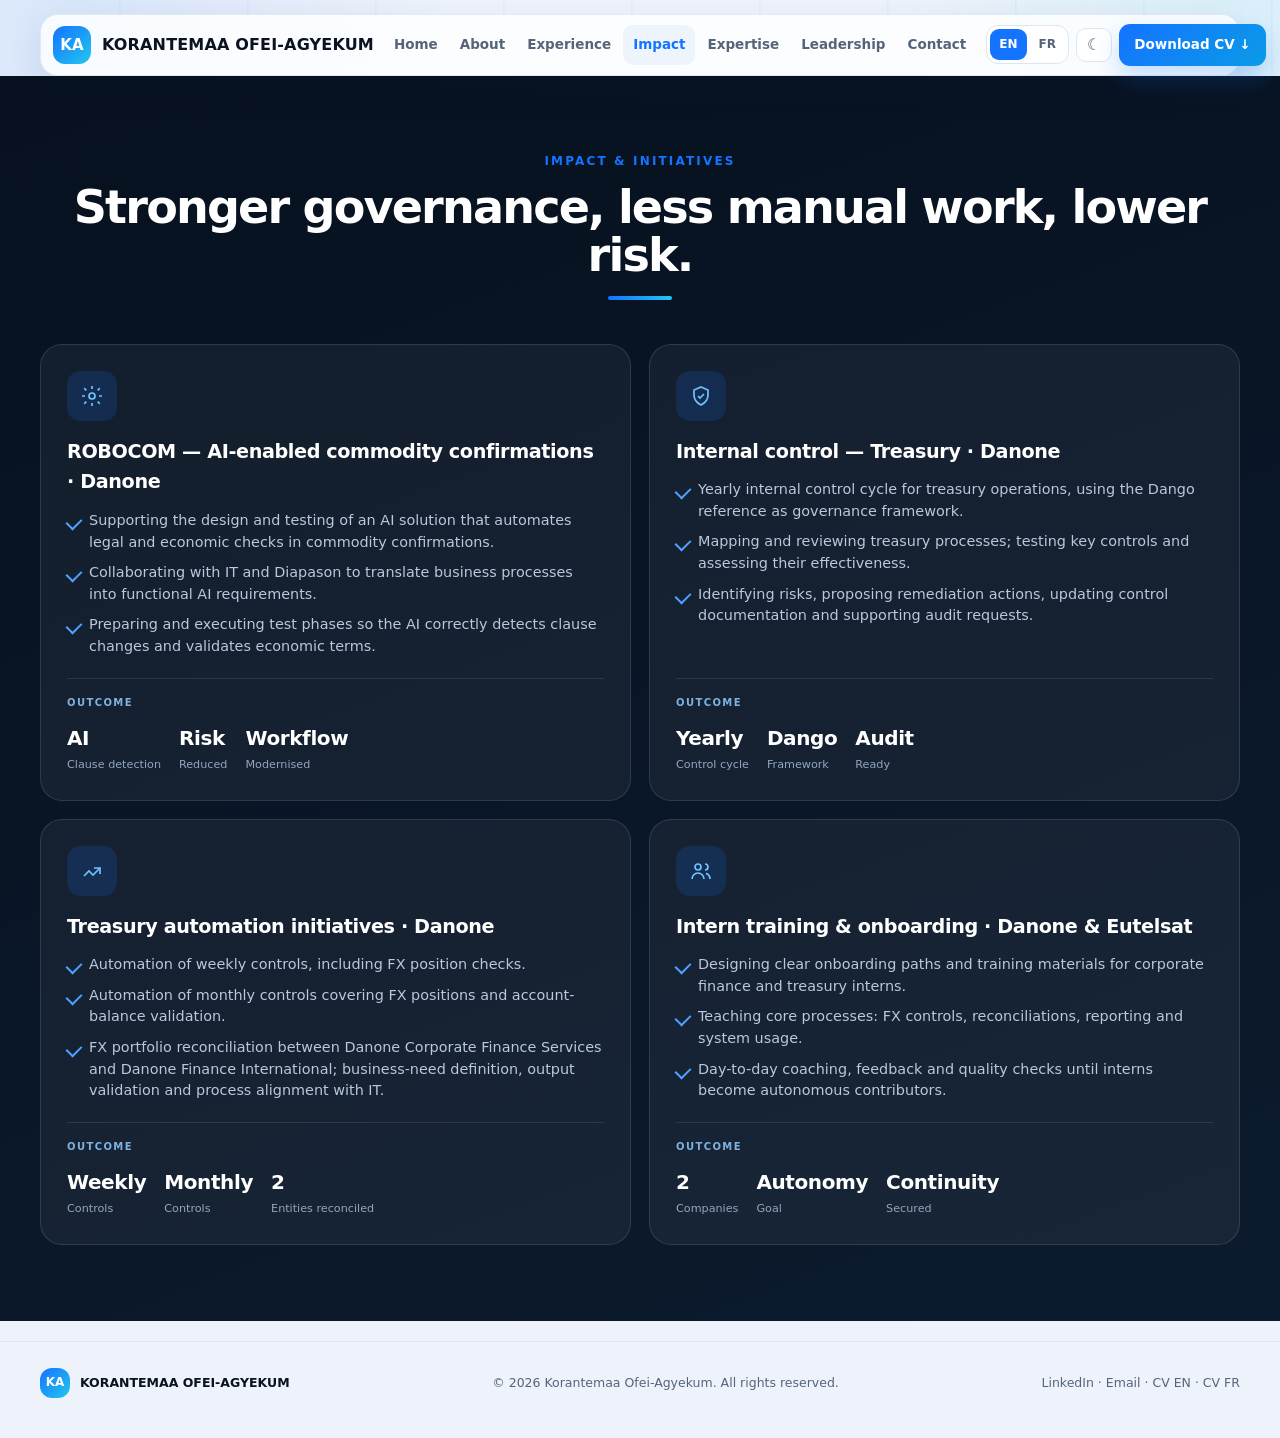
<file: impact.html>
<!doctype html>
<html lang="en">
<head>
  <meta charset="utf-8">
  <meta name="viewport" content="width=device-width, initial-scale=1">
  <title>Impact — Korantemaa Ofei-Agyekum</title>
  <meta name="description" content="Concrete initiatives by Korantemaa Ofei-Agyekum: ROBOCOM AI project, treasury internal control, automation of FX controls and reconciliations, intern training.">
  <link rel="canonical" href="https://o-agyekum.github.io/Korantemaa/impact.html">
  <meta property="og:type" content="website">
  <meta property="og:url" content="https://o-agyekum.github.io/Korantemaa/impact.html">
  <meta property="og:site_name" content="Korantemaa Ofei-Agyekum — Portfolio">
  <meta property="og:title" content="Impact — Korantemaa Ofei-Agyekum">
  <meta property="og:description" content="Concrete initiatives by Korantemaa Ofei-Agyekum: ROBOCOM AI project, treasury internal control, automation of FX controls and reconciliations, intern training.">
  <meta property="og:image" content="https://o-agyekum.github.io/Korantemaa/profile.jpg">
  <meta property="og:locale" content="en_US">
  <meta property="og:locale:alternate" content="fr_FR">
  <meta name="twitter:card" content="summary_large_image">
  <meta name="twitter:title" content="Impact — Korantemaa Ofei-Agyekum">
  <meta name="twitter:description" content="Concrete initiatives by Korantemaa Ofei-Agyekum: ROBOCOM AI project, treasury internal control, automation of FX controls and reconciliations, intern training.">
  <meta name="twitter:image" content="https://o-agyekum.github.io/Korantemaa/profile.jpg">
  <meta name="color-scheme" content="light dark">
  <meta name="theme-color" content="#07111f">
  <meta name="build" content="20261103195352">
  <link rel="stylesheet" href="styles.css?v=20261103195352">
</head>
<body>
  <header class="nav" aria-label="Main navigation">
    <a class="brand" href="index.html"><span class="logo">KA</span><span>KORANTEMAA OFEI-AGYEKUM</span></a>
    <nav class="navlinks">
      <a href="index.html" data-i18n="nav.home">Home</a><a href="about.html" data-i18n="nav.about">About</a><a href="experience.html" data-i18n="nav.exp">Experience</a><a href="impact.html" data-i18n="nav.impact">Impact</a><a href="expertise.html" data-i18n="nav.expertise">Expertise</a><a href="leadership.html" data-i18n="nav.leadership">Leadership</a><a href="contact.html" data-i18n="nav.contact">Contact</a>
    </nav>
    <button class="icon-btn menu" id="menuBtn" type="button" aria-label="Menu">☰</button>
    <div class="nav-actions">
      <div class="lang" aria-label="Language"><button id="enBtn" class="active" type="button">EN</button><button id="frBtn" type="button">FR</button></div>
      <button class="icon-btn" id="themeBtn" type="button" aria-label="Theme">☾</button>
      <a class="nav-cv" href="contact.html" data-i18n="nav.cv">Download CV ↓</a>
    </div>
  </header>

  <main id="top">
<section id="impact" class="page dark-section"><div class="container reveal">
      <span class="kicker" data-i18n="imp.kicker">Impact &amp; initiatives</span>
      <h2 class="sec-title" data-i18n="imp.title">Stronger governance, less manual work, lower risk.</h2>
      <div class="title-underline"></div>
      <div class="impact-grid four">
        <article class="impact-card">
          <span class="impact-ic"><svg viewBox="0 0 24 24"><circle cx="12" cy="12" r="3"/><path d="M12 2v3M12 19v3M4.2 4.2l2.1 2.1M17.7 17.7l2.1 2.1M2 12h3M19 12h3M4.2 19.8l2.1-2.1M17.7 6.3l2.1-2.1"/></svg></span>
          <h3 data-i18n="imp.1t">ROBOCOM — AI-enabled commodity confirmations · Danone</h3>
          <ul><li data-i18n="imp.1a">Supporting the design and testing of an AI solution that automates legal and economic checks in commodity confirmations.</li><li data-i18n="imp.1b">Collaborating with IT and Diapason to translate business processes into functional AI requirements.</li><li data-i18n="imp.1c">Preparing and executing test phases so the AI correctly detects clause changes and validates economic terms.</li></ul>
          <div class="results"><div class="rlabel" data-i18n="imp.res1">Outcome</div><div class="metrics"><div class="metric"><b>AI</b><span data-i18n="imp.1m1">Clause detection</span></div><div class="metric"><b>Risk</b><span data-i18n="imp.1m2">Reduced</span></div><div class="metric"><b>Workflow</b><span data-i18n="imp.1m3">Modernised</span></div></div></div>
        </article>
        <article class="impact-card">
          <span class="impact-ic"><svg viewBox="0 0 24 24"><path d="M12 3l7 3v5c0 4.5-3 8-7 10-4-2-7-5.5-7-10V6z"/><path d="M9 12l2 2 4-4"/></svg></span>
          <h3 data-i18n="imp.2t">Internal control — Treasury · Danone</h3>
          <ul><li data-i18n="imp.2a">Yearly internal control cycle for treasury operations, using the Dango reference as governance framework.</li><li data-i18n="imp.2b">Mapping and reviewing treasury processes; testing key controls and assessing their effectiveness.</li><li data-i18n="imp.2c">Identifying risks, proposing remediation actions, updating control documentation and supporting audit requests.</li></ul>
          <div class="results"><div class="rlabel" data-i18n="imp.res2">Outcome</div><div class="metrics"><div class="metric"><b>Yearly</b><span data-i18n="imp.2m1">Control cycle</span></div><div class="metric"><b>Dango</b><span data-i18n="imp.2m2">Framework</span></div><div class="metric"><b>Audit</b><span data-i18n="imp.2m3">Ready</span></div></div></div>
        </article>
        <article class="impact-card">
          <span class="impact-ic"><svg viewBox="0 0 24 24"><path d="M4 17l5-5 4 4 7-7"/><path d="M14 9h6v6"/></svg></span>
          <h3 data-i18n="imp.3t">Treasury automation initiatives · Danone</h3>
          <ul><li data-i18n="imp.3a">Automation of weekly controls, including FX position checks.</li><li data-i18n="imp.3b">Automation of monthly controls covering FX positions and account-balance validation.</li><li data-i18n="imp.3c">FX portfolio reconciliation between Danone Corporate Finance Services and Danone Finance International; business-need definition, output validation and process alignment with IT.</li></ul>
          <div class="results"><div class="rlabel" data-i18n="imp.res3">Outcome</div><div class="metrics"><div class="metric"><b>Weekly</b><span data-i18n="imp.3m1">Controls</span></div><div class="metric"><b>Monthly</b><span data-i18n="imp.3m2">Controls</span></div><div class="metric"><b>2</b><span data-i18n="imp.3m3">Entities reconciled</span></div></div></div>
        </article>
        <article class="impact-card">
          <span class="impact-ic"><svg viewBox="0 0 24 24"><circle cx="9" cy="8" r="3"/><path d="M3 20a6 6 0 0 1 12 0M16 5a3 3 0 0 1 0 6M21 20a6 6 0 0 0-4-5.6"/></svg></span>
          <h3 data-i18n="imp.4t">Intern training &amp; onboarding · Danone &amp; Eutelsat</h3>
          <ul><li data-i18n="imp.4a">Designing clear onboarding paths and training materials for corporate finance and treasury interns.</li><li data-i18n="imp.4b">Teaching core processes: FX controls, reconciliations, reporting and system usage.</li><li data-i18n="imp.4c">Day-to-day coaching, feedback and quality checks until interns become autonomous contributors.</li></ul>
          <div class="results"><div class="rlabel" data-i18n="imp.res4">Outcome</div><div class="metrics"><div class="metric"><b>2</b><span data-i18n="imp.4m1">Companies</span></div><div class="metric"><b>Autonomy</b><span data-i18n="imp.4m2">Goal</span></div><div class="metric"><b>Continuity</b><span data-i18n="imp.4m3">Secured</span></div></div></div>
        </article>
      </div>
    </div></section>
  </main>
  <footer><div class="container footer-row">
    <span class="footer-brand"><span class="logo">KA</span>KORANTEMAA OFEI-AGYEKUM</span>
    <span data-i18n="foot.copy">© 2026 Korantemaa Ofei-Agyekum. All rights reserved.</span>
    <span><a href="https://www.linkedin.com/in/korantemaa-ofei-agyekum" target="_blank" rel="noopener">LinkedIn</a> · <a href="mailto:kofei-agyekum@outlook.fr">Email</a> · <a href="./Korantemaa_Ofei-Agyekum_CV_EN.pdf?v=4" download>CV EN</a> · <a href="./Korantemaa_Ofei-Agyekum_CV_FR.pdf?v=4" download>CV FR</a></span>
  </div></footer>
  <script src="app.js?v=20261103195352"></script>
</body>
</html>
</file>
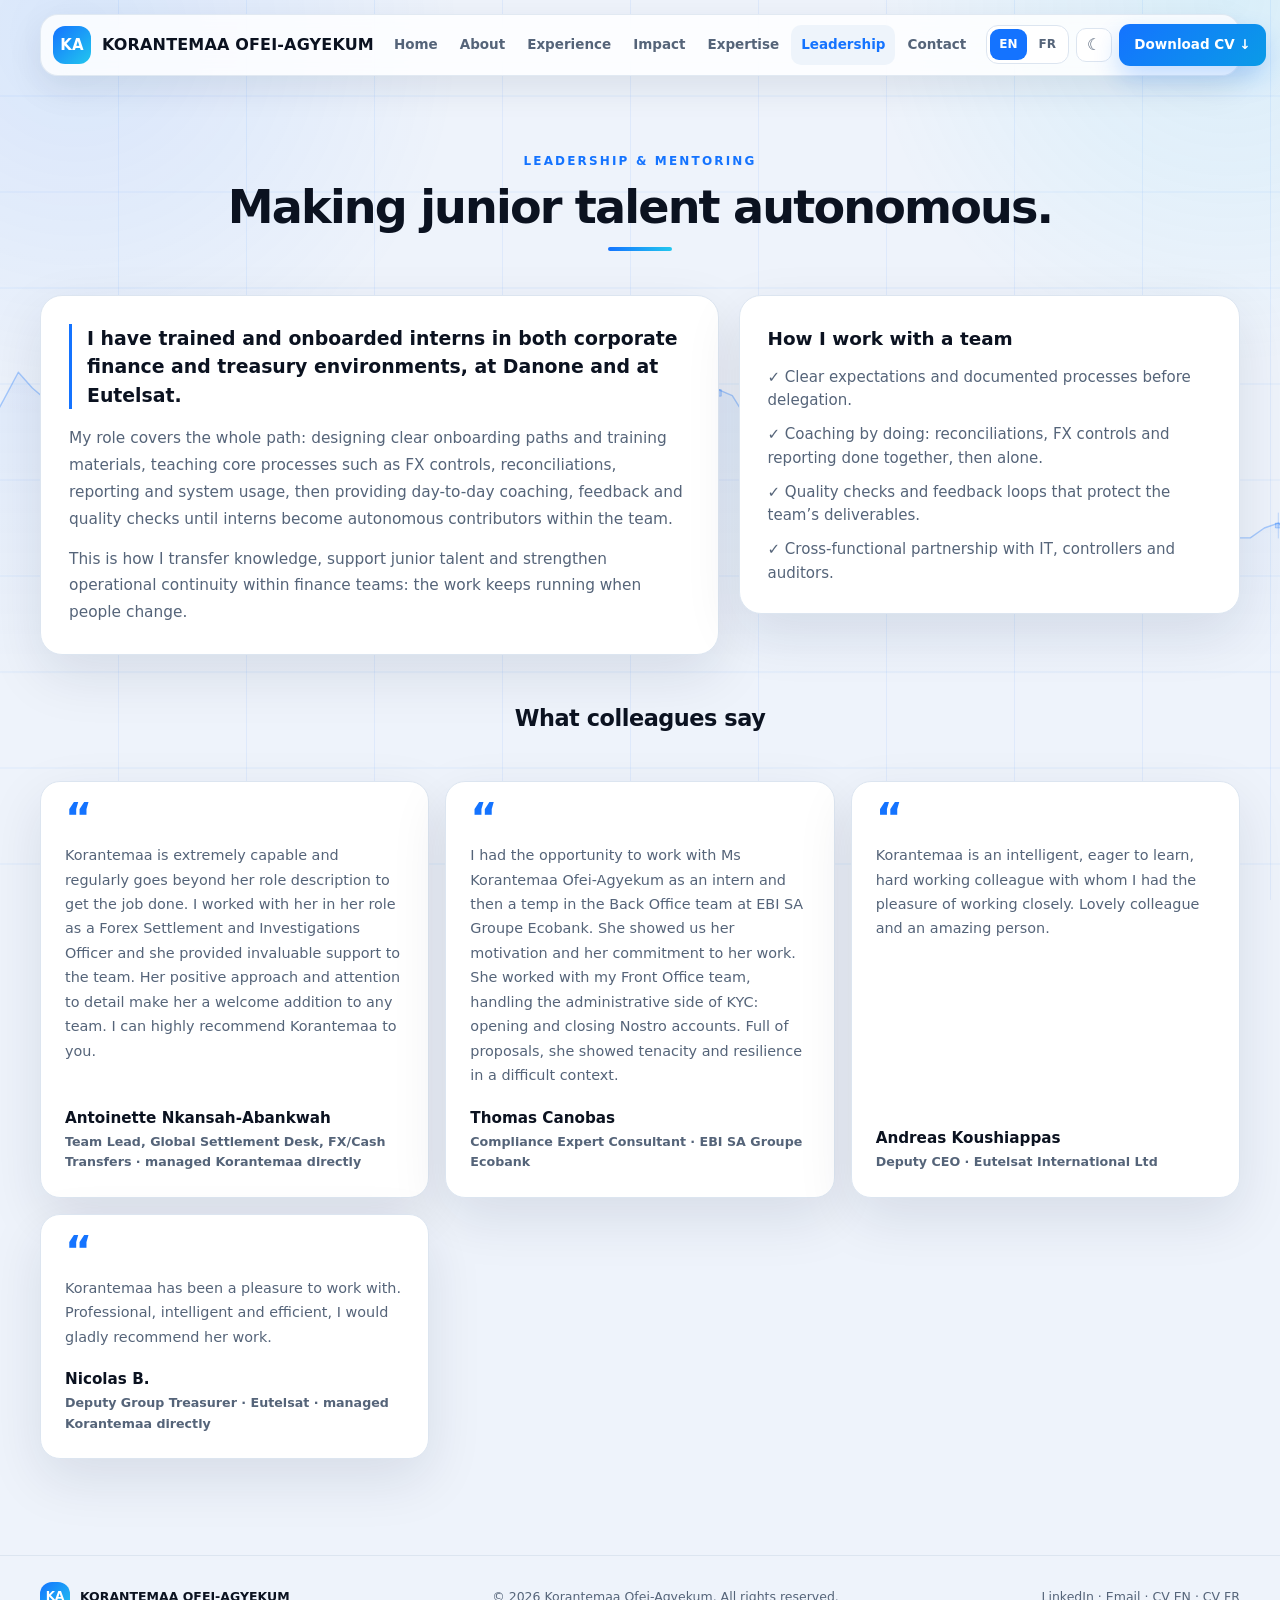
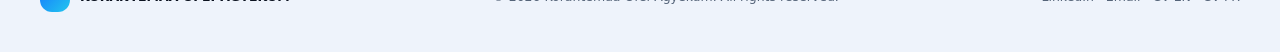
<file: leadership.html>
<!doctype html>
<html lang="en">
<head>
  <meta charset="utf-8">
  <meta name="viewport" content="width=device-width, initial-scale=1">
  <title>Leadership — Korantemaa Ofei-Agyekum</title>
  <meta name="description" content="How Korantemaa Ofei-Agyekum trains and onboards interns in treasury and corporate finance, and works with IT, controllers and auditors.">
  <link rel="canonical" href="https://o-agyekum.github.io/Korantemaa/leadership.html">
  <meta property="og:type" content="website">
  <meta property="og:url" content="https://o-agyekum.github.io/Korantemaa/leadership.html">
  <meta property="og:site_name" content="Korantemaa Ofei-Agyekum — Portfolio">
  <meta property="og:title" content="Leadership — Korantemaa Ofei-Agyekum">
  <meta property="og:description" content="How Korantemaa Ofei-Agyekum trains and onboards interns in treasury and corporate finance, and works with IT, controllers and auditors.">
  <meta property="og:image" content="https://o-agyekum.github.io/Korantemaa/profile.jpg">
  <meta property="og:locale" content="en_US">
  <meta property="og:locale:alternate" content="fr_FR">
  <meta name="twitter:card" content="summary_large_image">
  <meta name="twitter:title" content="Leadership — Korantemaa Ofei-Agyekum">
  <meta name="twitter:description" content="How Korantemaa Ofei-Agyekum trains and onboards interns in treasury and corporate finance, and works with IT, controllers and auditors.">
  <meta name="twitter:image" content="https://o-agyekum.github.io/Korantemaa/profile.jpg">
  <meta name="color-scheme" content="light dark">
  <meta name="theme-color" content="#07111f">
  <meta name="build" content="20261103195352">
  <link rel="stylesheet" href="styles.css?v=20261103195352">
</head>
<body>
  <header class="nav" aria-label="Main navigation">
    <a class="brand" href="index.html"><span class="logo">KA</span><span>KORANTEMAA OFEI-AGYEKUM</span></a>
    <nav class="navlinks">
      <a href="index.html" data-i18n="nav.home">Home</a><a href="about.html" data-i18n="nav.about">About</a><a href="experience.html" data-i18n="nav.exp">Experience</a><a href="impact.html" data-i18n="nav.impact">Impact</a><a href="expertise.html" data-i18n="nav.expertise">Expertise</a><a href="leadership.html" data-i18n="nav.leadership">Leadership</a><a href="contact.html" data-i18n="nav.contact">Contact</a>
    </nav>
    <button class="icon-btn menu" id="menuBtn" type="button" aria-label="Menu">☰</button>
    <div class="nav-actions">
      <div class="lang" aria-label="Language"><button id="enBtn" class="active" type="button">EN</button><button id="frBtn" type="button">FR</button></div>
      <button class="icon-btn" id="themeBtn" type="button" aria-label="Theme">☾</button>
      <a class="nav-cv" href="contact.html" data-i18n="nav.cv">Download CV ↓</a>
    </div>
  </header>

  <main id="top">
<section id="leadership" class="page"><div class="container reveal">
      <span class="kicker" data-i18n="lead.kicker">Leadership &amp; mentoring</span>
      <h2 class="sec-title" data-i18n="lead.title">Making junior talent autonomous.</h2>
      <div class="title-underline"></div>
      <div class="about-grid">
        <div class="about-card story">
          <p class="lead" data-i18n="lead.lead">I have trained and onboarded interns in both corporate finance and treasury environments, at Danone and at Eutelsat.</p>
          <p data-i18n="lead.s1">My role covers the whole path: designing clear onboarding paths and training materials, teaching core processes such as FX controls, reconciliations, reporting and system usage, then providing day-to-day coaching, feedback and quality checks until interns become autonomous contributors within the team.</p>
          <p data-i18n="lead.s2">This is how I transfer knowledge, support junior talent and strengthen operational continuity within finance teams: the work keeps running when people change.</p>
        </div>
        <div class="about-card">
          <h3 data-i18n="lead.p2t">How I work with a team</h3>
          <ul style="list-style:none;display:grid;gap:11px">
            <li style="color:var(--muted);font-size:.94rem;line-height:1.55" data-i18n="lead.b1">✓ Clear expectations and documented processes before delegation.</li>
            <li style="color:var(--muted);font-size:.94rem;line-height:1.55" data-i18n="lead.b2">✓ Coaching by doing: reconciliations, FX controls and reporting done together, then alone.</li>
            <li style="color:var(--muted);font-size:.94rem;line-height:1.55" data-i18n="lead.b3">✓ Quality checks and feedback loops that protect the team’s deliverables.</li>
            <li style="color:var(--muted);font-size:.94rem;line-height:1.55" data-i18n="lead.b4">✓ Cross-functional partnership with IT, controllers and auditors.</li>
          </ul>
        </div>
      </div>
      <h3 class="edu-head" data-i18n="lead.reck">What colleagues say</h3>
      <div class="recs">
        <article class="rec"><div><div class="qmark">“</div><p class="quote" data-i18n="r1">Korantemaa is extremely capable and regularly goes beyond her role description to get the job done. I worked with her in her role as a Forex Settlement and Investigations Officer and she provided invaluable support to the team. Her positive approach and attention to detail make her a welcome addition to any team. I can highly recommend Korantemaa to you.</p></div><div class="author">Antoinette Nkansah-Abankwah<small data-i18n="r1s">Team Lead, Global Settlement Desk, FX/Cash Transfers · managed Korantemaa directly</small></div></article>
        <article class="rec"><div><div class="qmark">“</div><p class="quote" data-i18n="r2">I had the opportunity to work with Ms Korantemaa Ofei-Agyekum as an intern and then a temp in the Back Office team at EBI SA Groupe Ecobank. She showed us her motivation and her commitment to her work. She worked with my Front Office team, handling the administrative side of KYC: opening and closing Nostro accounts. Full of proposals, she showed tenacity and resilience in a difficult context.</p></div><div class="author">Thomas Canobas<small data-i18n="r2s">Compliance Expert Consultant · EBI SA Groupe Ecobank</small></div></article>
        <article class="rec"><div><div class="qmark">“</div><p class="quote" data-i18n="r3">Korantemaa is an intelligent, eager to learn, hard working colleague with whom I had the pleasure of working closely. Lovely colleague and an amazing person.</p></div><div class="author">Andreas Koushiappas<small data-i18n="r3s">Deputy CEO · Eutelsat International Ltd</small></div></article>
        <article class="rec"><div><div class="qmark">“</div><p class="quote" data-i18n="r4">Korantemaa has been a pleasure to work with. Professional, intelligent and efficient, I would gladly recommend her work.</p></div><div class="author">Nicolas B.<small data-i18n="r4s">Deputy Group Treasurer · Eutelsat · managed Korantemaa directly</small></div></article>
      </div>
    </div></section>
  </main>
  <footer><div class="container footer-row">
    <span class="footer-brand"><span class="logo">KA</span>KORANTEMAA OFEI-AGYEKUM</span>
    <span data-i18n="foot.copy">© 2026 Korantemaa Ofei-Agyekum. All rights reserved.</span>
    <span><a href="https://www.linkedin.com/in/korantemaa-ofei-agyekum" target="_blank" rel="noopener">LinkedIn</a> · <a href="mailto:kofei-agyekum@outlook.fr">Email</a> · <a href="./Korantemaa_Ofei-Agyekum_CV_EN.pdf?v=4" download>CV EN</a> · <a href="./Korantemaa_Ofei-Agyekum_CV_FR.pdf?v=4" download>CV FR</a></span>
  </div></footer>
  <script src="app.js?v=20261103195352"></script>
</body>
</html>
</file>
<file: styles.css>
:root{--bg:#eef3fb;--surface:#fff;--surface2:#eef4fb;--text:#0b1220;--muted:#556479;--line:#dce5f0;--blue:#1473ff;--blue2:#0a9be7;--cyan:#22c7ee;--dark:#07111f;--dark2:#0d1b2d;--green:#22c55e;--shadow:0 20px 55px rgba(10,30,60,.10);--radius:22px;--max:1200px}
    *{box-sizing:border-box;margin:0;padding:0}html{scroll-behavior:smooth}
    body{font-family:Inter,ui-sans-serif,system-ui,-apple-system,BlinkMacSystemFont,"Segoe UI",sans-serif;background:var(--bg);color:var(--text);line-height:1.6;overflow-x:hidden}
    a{color:inherit;text-decoration:none}button{font:inherit}img{max-width:100%}
    body:before{content:"";position:fixed;inset:0;pointer-events:none;background:radial-gradient(circle at 6% 4%,rgba(20,115,255,.10),transparent 26%),radial-gradient(circle at 96% 0,rgba(34,199,238,.10),transparent 24%);z-index:-1}
    .container{width:min(var(--max),calc(100% - 40px));margin:auto}
    /* NAV */
    .nav{position:sticky;top:14px;z-index:100;margin:14px auto 0;width:min(var(--max),calc(100% - 26px));display:flex;align-items:center;gap:10px;padding:9px 12px;border:1px solid rgba(220,229,240,.85);background:rgba(255,255,255,.82);backdrop-filter:blur(18px);border-radius:18px;box-shadow:0 12px 35px rgba(10,30,60,.09)}
    .brand{display:flex;align-items:center;gap:11px;font-weight:900;margin-right:auto;white-space:nowrap;letter-spacing:.01em}
    .logo{display:grid;place-items:center;width:38px;height:38px;border-radius:12px;background:linear-gradient(135deg,var(--blue),var(--cyan));color:#fff;font-weight:900;font-size:15px}
    .navlinks{display:flex;gap:2px;align-items:center}
    .navlinks a{padding:9px 10px;border-radius:10px;color:var(--muted);font-size:13.5px;font-weight:700;white-space:nowrap}
    .navlinks a:hover,.navlinks a.active{background:var(--surface2);color:var(--blue)}
    .nav-actions{display:flex;gap:7px;align-items:center}
    .icon-btn{border:1px solid var(--line);background:var(--surface);color:var(--muted);border-radius:10px;padding:8px 10px;cursor:pointer;font-weight:800;line-height:1}
    .lang{display:flex;gap:3px;padding:3px;border:1px solid var(--line);border-radius:12px;background:var(--surface)}
    .lang button{border:0;background:transparent;border-radius:9px;padding:6px 9px;color:var(--muted);font-size:12px;font-weight:900;cursor:pointer}
    .lang button.active{background:var(--blue);color:#fff}
    .nav-cv{display:inline-flex;align-items:center;gap:7px;white-space:nowrap;background:linear-gradient(135deg,var(--blue),var(--blue2));color:#fff!important;padding:10px 15px;border-radius:11px;font-weight:800;font-size:13.5px;box-shadow:0 12px 26px rgba(20,115,255,.24)}
    .menu{display:none}
    /* HERO */
    .hero{padding:60px 0 30px}
    .hero-grid{display:grid;grid-template-columns:1.08fr .92fr;gap:34px;align-items:center}
    .badge{display:inline-flex;align-items:center;gap:8px;padding:7px 13px;border-radius:999px;background:rgba(34,197,94,.12);border:1px solid rgba(34,197,94,.28);color:#15803d;font-size:11.5px;font-weight:900;letter-spacing:.06em;text-transform:uppercase}
    .badge:before{content:"";width:8px;height:8px;border-radius:50%;background:var(--green);box-shadow:0 0 0 4px rgba(34,197,94,.18)}
    [data-theme=dark] .badge{color:#7ff0a6}
    .hero h1{font-size:clamp(2.6rem,5.4vw,4.6rem);line-height:1.02;letter-spacing:-.04em;margin:20px 0 0;font-weight:900}
    .gradient{background:linear-gradient(120deg,#155eea 10%,#0a9be7 60%,#22c7ee);-webkit-background-clip:text;background-clip:text;color:transparent}
    .hero-sub{color:var(--muted);font-size:1.08rem;line-height:1.7;max-width:560px;margin-top:20px}
    .pills{display:flex;flex-wrap:wrap;gap:9px;margin-top:24px}
    .pill{display:inline-flex;align-items:center;gap:7px;padding:8px 13px;border-radius:11px;background:var(--surface);border:1px solid var(--line);font-size:13px;font-weight:750;box-shadow:0 4px 12px rgba(10,30,60,.05)}
    .pill svg{width:15px;height:15px;stroke:var(--blue)}
    .hero-actions{display:flex;flex-wrap:wrap;gap:11px;margin-top:26px}
    .btn{display:inline-flex;align-items:center;justify-content:center;gap:8px;border-radius:13px;padding:13px 19px;border:1px solid var(--line);font-weight:800;font-size:14px;cursor:pointer;transition:.2s;background:var(--surface);color:var(--text)}
    .btn:hover{transform:translateY(-2px)}
    .btn-primary{background:linear-gradient(135deg,var(--blue),var(--blue2));color:#fff;border:0;box-shadow:0 14px 30px rgba(20,115,255,.24)}
    .btn-icon{width:46px;padding:13px 0}
    .cdrop{position:relative}
    .caret{transition:transform .2s;font-size:.8em;opacity:.75}
    .cdrop.open .caret{transform:rotate(180deg)}
    .cmenu{position:absolute;top:calc(100% + 9px);left:0;z-index:60;min-width:260px;background:var(--surface);border:1px solid var(--line);border-radius:15px;box-shadow:0 22px 55px rgba(10,30,60,.18);padding:8px;display:none;flex-direction:column;gap:2px}
    .cdrop.open .cmenu{display:flex}
    .cmenu a{display:flex;align-items:center;gap:11px;padding:11px 12px;border-radius:11px;font-size:.87rem;font-weight:700;color:var(--text)}
    .cmenu a:hover{background:var(--surface2);color:var(--blue)}
    .cmenu svg{width:16px;height:16px;stroke:var(--blue);fill:none;stroke-width:1.7;flex:none}
    .cdrop-wide{width:100%}.cdrop-wide .cbtn-wide{width:100%;justify-content:space-between}.cdrop-wide .cmenu{left:0;right:0;min-width:0}
    .page{display:block}
    @keyframes pagein{from{opacity:0;transform:translateY(10px)}to{opacity:1;transform:none}}
    @media(prefers-reduced-motion:reduce){.page.active{animation:none}}
    .hero-meta{display:flex;flex-wrap:wrap;gap:8px 22px;margin-top:26px;color:var(--muted);font-size:13px;font-weight:650}
    .hero-meta span{display:inline-flex;align-items:center;gap:7px}
    .hero-meta svg{width:15px;height:15px;stroke:var(--blue);fill:none}
    .dotg{width:8px;height:8px;border-radius:50%;background:var(--green)}
    /* HERO CARD */
    .hero-card{position:relative;border-radius:28px;padding:38px 26px;min-height:440px;background:linear-gradient(160deg,#0a1626,#10253d 55%,#0b5acb);box-shadow:0 30px 70px rgba(8,25,55,.35);overflow:hidden;display:flex;flex-direction:column;align-items:center;justify-content:center;text-align:center}
    .hero-card:after{content:"";position:absolute;width:360px;height:360px;border:1px solid rgba(90,180,255,.28);border-radius:50%;right:-120px;top:-90px;box-shadow:0 0 0 44px rgba(20,115,255,.05),0 0 0 88px rgba(20,115,255,.03)}
    .hc-icons{position:absolute;inset:0;pointer-events:none;opacity:.4}
    .hc-icons svg{position:absolute;stroke:rgba(150,200,255,.5);fill:none;stroke-width:1.5}
    .portrait{position:relative;z-index:1;width:210px;height:210px;border-radius:50%;overflow:hidden;margin:0 auto;border:4px solid rgba(255,255,255,.14);box-shadow:0 18px 45px rgba(0,0,0,.42),0 0 0 9px rgba(20,115,255,.12)}
    .portrait img{width:100%;height:100%;object-fit:cover;object-position:50% 16%}
    .portrait .initials{display:none;position:absolute;inset:0;align-items:center;justify-content:center;font-size:4.6rem;font-weight:950;color:rgba(255,255,255,.22)}
    .hc-name{position:relative;z-index:2;color:#fff;font-weight:800;font-size:1.4rem;letter-spacing:-.02em;margin-top:22px}
    .hc-role{position:relative;z-index:2;color:#9fb4cf;font-size:.86rem;font-weight:600;margin-top:5px;max-width:270px}
    .hc-tag{position:relative;z-index:2;margin-top:18px;display:flex;flex-direction:column;align-items:center;gap:10px;color:#fff}
    .hc-tag .av{display:inline-flex;align-items:center;gap:7px;padding:7px 13px;border-radius:999px;background:rgba(34,197,94,.16);border:1px solid rgba(34,197,94,.3);color:#c7f9d8;font-size:11px;font-weight:900}
    .hc-tag .av:before{content:"";width:7px;height:7px;border-radius:50%;background:#34d977}
    .hc-tag p{color:#c3d3e8;font-size:.82rem;font-weight:600;max-width:280px}
    /* STATS */
    .stats-wrap{background:linear-gradient(150deg,#07111f,#0c1b2e);border-radius:26px;padding:26px 22px;box-shadow:0 24px 60px rgba(8,25,55,.28);margin:22px 0 12px}
    .stats{display:grid;grid-template-columns:repeat(6,1fr);gap:14px}
    .stat{display:flex;flex-direction:column;padding:6px 8px;border-right:1px solid rgba(255,255,255,.08)}
    .stat:last-child{border-right:0}
    .stat .ic{width:34px;height:34px;border-radius:10px;display:grid;place-items:center;background:rgba(20,115,255,.16);margin-bottom:12px}
    .stat .ic svg{width:18px;height:18px;stroke:#5cb3ff;fill:none;stroke-width:1.8}
    .stat .val{color:#4ea2ff;font-weight:900;font-size:1.5rem;letter-spacing:-.03em;line-height:1.15;min-height:2.9rem;display:flex;align-items:flex-end}
    .stat b{color:#fff;font-size:.9rem;margin:8px 0 5px;font-weight:800}
    .stat span{color:#94a7c0;font-size:.76rem;line-height:1.45}
    /* SECTIONS */
    section{padding:76px 0;scroll-margin-top:96px}
    .kicker{display:block;text-align:center;color:var(--blue);font-size:12px;font-weight:900;letter-spacing:.18em;text-transform:uppercase;margin-bottom:12px}
    .kicker.left{text-align:left}
    .sec-title{text-align:center;font-size:clamp(1.9rem,3.6vw,2.9rem);letter-spacing:-.04em;line-height:1.05;font-weight:900}
    .sec-title.left{text-align:left}
    .sec-intro{text-align:center;color:var(--muted);max-width:640px;margin:14px auto 0;line-height:1.7}
    .sec-intro.left{text-align:left;margin-left:0}
    .title-underline{width:64px;height:4px;border-radius:3px;background:linear-gradient(90deg,var(--blue),var(--cyan));margin:16px auto 0}
    .dark-section{background:linear-gradient(160deg,#07111f,#0c1b2e);color:#fff}
    .dark-section .sec-title,.dark-section .sec-intro{color:#fff}.dark-section .sec-intro{color:#aebed2}
    /* EXPERTISE */
    .exp-grid{display:grid;grid-template-columns:repeat(3,1fr);gap:18px;margin-top:44px}
    .exp-card{background:var(--surface);border:1px solid var(--line);border-radius:20px;padding:26px;box-shadow:var(--shadow);transition:.2s}
    .exp-card:hover{transform:translateY(-4px);border-color:rgba(20,115,255,.35)}
    .exp-ic{width:52px;height:52px;border-radius:14px;display:grid;place-items:center;background:linear-gradient(135deg,rgba(20,115,255,.14),rgba(34,199,238,.14));margin-bottom:16px}
    .exp-ic svg{width:24px;height:24px;stroke:var(--blue);fill:none;stroke-width:1.7}
    .exp-card h3{font-size:1.12rem;margin-bottom:9px;letter-spacing:-.02em}
    .exp-card p{color:var(--muted);font-size:.92rem;line-height:1.65}
    .tools{margin-top:22px;background:var(--surface);border:1px solid var(--line);border-radius:20px;padding:22px 24px;box-shadow:var(--shadow)}
    .tools h3{font-size:1rem;margin-bottom:14px}
    .tags{display:flex;flex-wrap:wrap;gap:8px}
    .tag{padding:7px 11px;border-radius:999px;background:rgba(20,115,255,.08);border:1px solid rgba(20,115,255,.16);color:var(--blue);font-size:12px;font-weight:750}
    /* IMPACT */
    .impact-grid{display:grid;grid-template-columns:repeat(3,1fr);gap:18px;margin-top:44px}
    .impact-card{padding:26px;border:1px solid rgba(148,163,184,.2);border-radius:22px;background:rgba(255,255,255,.05);display:flex;flex-direction:column}
    .impact-ic{width:50px;height:50px;border-radius:14px;display:grid;place-items:center;background:rgba(20,115,255,.16);margin-bottom:16px}
    .impact-ic svg{width:24px;height:24px;stroke:#6fc3ff;fill:none;stroke-width:1.7}
    .impact-card h3{font-size:1.2rem;letter-spacing:-.02em;margin-bottom:12px}
    .impact-card ul{list-style:none;display:grid;gap:9px;margin-bottom:20px}
    .impact-card li{color:#b9c8dc;font-size:.9rem;line-height:1.5;padding-left:22px;position:relative}
    .impact-card li:before{content:"";position:absolute;left:0;top:7px;width:12px;height:8px;border-left:2px solid #4ea2ff;border-bottom:2px solid #4ea2ff;transform:rotate(-45deg)}
    .results{margin-top:auto;border-top:1px solid rgba(255,255,255,.1);padding-top:16px}
    .results .rlabel{color:#7fb2e0;font-size:10px;font-weight:900;letter-spacing:.14em;text-transform:uppercase;margin-bottom:11px}
    .metrics{display:flex;gap:18px;flex-wrap:wrap}
    .metric{display:flex;flex-direction:column}
    .metric b{color:#fff;font-size:1.25rem;font-weight:900;letter-spacing:-.02em}
    .metric span{color:#93a6c0;font-size:.7rem;margin-top:2px}
    /* TIMELINE */
    .timeline{position:relative;display:grid;gap:16px;margin-top:44px}
    .timeline:before{content:"";position:absolute;left:20px;top:24px;bottom:24px;width:2px;background:linear-gradient(var(--blue),rgba(20,115,255,.08))}
    .job{display:grid;grid-template-columns:42px 1fr;gap:18px;position:relative}
    .dot{width:42px;height:42px;border-radius:13px;background:linear-gradient(135deg,var(--blue),var(--cyan));color:#fff;display:grid;place-items:center;font-size:11px;font-weight:900;z-index:1;box-shadow:0 10px 22px rgba(20,115,255,.2)}
    .job-card{background:var(--surface);border:1px solid var(--line);border-radius:20px;padding:22px;box-shadow:var(--shadow)}
    .job-card .period{color:var(--blue);font-size:11px;font-weight:900;letter-spacing:.09em;text-transform:uppercase}
    .job-card h3{font-size:1.15rem;margin:6px 0 3px;letter-spacing:-.02em}
    .company{color:var(--muted);font-size:.88rem;font-weight:700}
    .job-tag{display:inline-block;margin-top:9px;padding:4px 10px;border-radius:999px;background:rgba(245,158,11,.12);border:1px solid rgba(245,158,11,.25);color:#9a6500;font-size:10px;font-weight:800}
    [data-theme=dark] .job-tag{color:#ffd166}
    .job-card ul{margin:14px 0 0 18px;display:grid;gap:6px}
    .job-card li{color:var(--muted);font-size:.9rem;line-height:1.6}
    /* LEADERSHIP / RECS */
    .recs{display:grid;grid-template-columns:repeat(3,1fr);gap:16px;margin-top:44px}
    .rec{background:var(--surface);border:1px solid var(--line);border-radius:20px;padding:24px;box-shadow:var(--shadow);display:flex;flex-direction:column;justify-content:space-between}
    .qmark{font-size:2.6rem;line-height:.6;color:var(--blue);font-weight:900;margin-bottom:12px}
    .quote{color:var(--muted);font-size:.9rem;line-height:1.7}
    .author{margin-top:18px;font-weight:900;font-size:.95rem}
    .author small{display:block;color:var(--muted);font-weight:600;margin-top:2px}
    /* CONTACT */
    .about-grid{display:grid;grid-template-columns:1.15fr .85fr;gap:20px;margin-top:44px;align-items:start}
    .about-card{background:var(--surface);border:1px solid var(--line);border-radius:22px;padding:28px;box-shadow:var(--shadow)}
    .about-card p{color:var(--muted);line-height:1.75;font-size:.96rem}
    .about-card h3{font-size:1.15rem;margin-bottom:12px}
    .opps h4{font-size:12px;font-weight:900;letter-spacing:.1em;text-transform:uppercase;color:var(--blue);margin:18px 0 12px}
    .contact-card{background:linear-gradient(150deg,#07111f,#12305a);color:#fff;border-radius:22px;padding:26px;box-shadow:var(--shadow)}
    .contact-card h3{font-size:1.1rem;margin-bottom:16px}
    .clist{display:grid;gap:9px;margin-bottom:18px}
    .clist a{display:flex;align-items:center;gap:11px;padding:12px 14px;border:1px solid rgba(255,255,255,.13);border-radius:13px;background:rgba(255,255,255,.06);font-weight:700;font-size:.88rem;color:#eaf2ff}
    .clist a:hover{border-color:rgba(90,180,255,.5)}
    .clist svg{width:17px;height:17px;stroke:#6fc3ff;fill:none;stroke-width:1.7;flex:none}
    .contact-card .btn-primary{width:100%;margin-bottom:14px}
    .cv-row{display:grid;grid-template-columns:1fr 1fr;gap:9px}
    .cv-row a{display:flex;justify-content:space-between;align-items:center;padding:12px 14px;border-radius:12px;border:1px solid rgba(255,255,255,.13);background:rgba(255,255,255,.06);color:#eaf2ff;font-weight:800;font-size:.85rem}
    .cv-row a:hover{border-color:rgba(90,180,255,.5)}
    footer{padding:26px 0 40px;border-top:1px solid var(--line);color:var(--muted);font-size:12.5px;margin-top:20px}
    .footer-row{display:flex;justify-content:space-between;gap:16px;flex-wrap:wrap;align-items:center}
    .footer-brand{display:flex;align-items:center;gap:10px;font-weight:900;color:var(--text)}
    .footer-brand .logo{width:30px;height:30px;font-size:12px}
    /* DARK THEME */
    [data-theme=dark]{--bg:#07111f;--surface:#0e1b2c;--surface2:#13243a;--text:#edf5ff;--muted:#a7b6cc;--line:#21334b;--shadow:0 20px 55px rgba(0,0,0,.4)}
    [data-theme=dark] .nav{background:rgba(10,22,38,.85);border-color:#1d3048}
    [data-theme=dark] .navlinks a:hover,[data-theme=dark] .navlinks a.active,[data-theme=dark] .icon-btn,[data-theme=dark] .lang,[data-theme=dark] .pill{background:#102239;color:#b9c8dc}
    [data-theme=dark] .navlinks a{color:#a7b6cc}
    [data-theme=dark] .pill{border-color:#21334b}
    /* REVEAL */
    .reveal{opacity:0;transform:translateY(18px);transition:.6s ease}.reveal.visible{opacity:1;transform:none}
    @media(prefers-reduced-motion:reduce){.reveal{opacity:1;transform:none;transition:none}.btn:hover{transform:none}}
    @media(max-width:1050px){.navlinks{display:none}.menu{display:block}.hero-grid,.about-grid{grid-template-columns:1fr}.exp-grid,.impact-grid,.recs{grid-template-columns:repeat(2,1fr)}.stats{grid-template-columns:repeat(3,1fr)}.stat{border-right:0;border-bottom:1px solid rgba(255,255,255,.07);padding-bottom:14px}.stat:nth-last-child(-n+3){border-bottom:0}}
    @media(max-width:720px){.container{width:min(var(--max),calc(100% - 26px))}.nav{top:8px}.nav-cv{display:none}.hero{padding-top:40px}.exp-grid,.impact-grid,.recs,.cv-row{grid-template-columns:1fr}.stats{grid-template-columns:repeat(2,1fr)}.stat:nth-last-child(-n+3){border-bottom:1px solid rgba(255,255,255,.07)}.stat:nth-last-child(-n+2){border-bottom:0}.portrait{height:300px}.job{grid-template-columns:34px 1fr;gap:12px}.dot{width:34px;height:34px}.timeline:before{left:16px}}
    @media(max-width:470px){.brand span:not(.logo){display:none}.nav{gap:6px;padding:8px}.nav-cv{padding:9px 11px}}
:root{--fx:20,115,255}
:root[data-theme=dark]{--fx:120,180,255}
#bgfx{position:fixed;inset:0;z-index:-1;pointer-events:none}
.about-card.story .lead{font-size:1.18rem;font-weight:750;color:var(--text);line-height:1.5;margin:0 0 16px;border-left:3px solid var(--blue);padding-left:15px}
.about-card.story p{margin-bottom:13px}
.about-card.story p:last-of-type{margin-bottom:0}
.about-card.story .tags{margin-top:20px}
.edu-head{font-family:inherit;text-align:center;font-size:1.4rem;font-weight:800;letter-spacing:-.02em;margin:46px 0 18px;color:var(--text)}
.edu-grid{display:grid;grid-template-columns:1fr 1fr;gap:18px}
.edu-grid ul{list-style:none;display:grid;gap:10px;margin-top:8px}
.edu-grid li{color:var(--muted);font-size:.92rem;line-height:1.5;padding-left:18px;position:relative}
.edu-grid li:before{content:"";position:absolute;left:0;top:8px;width:7px;height:7px;border-radius:50%;background:var(--blue)}
@media(max-width:720px){.edu-grid{grid-template-columns:1fr}}

/* ---- Projects ---- */
.proj-grid{display:grid;grid-template-columns:repeat(2,1fr);gap:18px;margin-top:44px}
.proj-card{background:var(--surface);border:1px solid var(--line);border-radius:22px;padding:28px;box-shadow:var(--shadow);display:flex;flex-direction:column;gap:12px;transition:.2s}
.proj-card:hover{transform:translateY(-3px)}
.proj-type{display:inline-block;align-self:flex-start;padding:5px 11px;border-radius:999px;background:rgba(34,199,238,.12);border:1px solid rgba(34,199,238,.28);color:#0a7fa8;font-size:11px;font-weight:800;letter-spacing:.06em;text-transform:uppercase}
[data-theme=dark] .proj-type{color:#7fdcf3}
.proj-card h3{font-size:1.45rem;letter-spacing:-.02em;margin:2px 0 0;line-height:1.15}
.proj-tagline{color:var(--text);font-weight:750;margin:0}
.proj-card p{color:var(--muted);line-height:1.6;margin:0}
.proj-card .tags{margin-top:2px}
.proj-links{display:flex;flex-wrap:wrap;gap:10px;margin-top:auto;padding-top:8px}
.proj-links .btn{padding:10px 15px;font-size:13px}
.proj-note{margin-top:22px;background:var(--surface);border:1px solid var(--line);border-radius:20px;padding:22px 24px;box-shadow:var(--shadow)}
.proj-note h3{margin-bottom:6px}
.proj-note ul{list-style:none;display:grid;gap:9px;margin-top:10px}
.proj-note li{color:var(--muted);line-height:1.55;font-size:.95rem}
.proj-intro{max-width:760px;margin:22px auto 0;text-align:center;color:var(--muted);line-height:1.65;font-size:1.02rem}
.home-proj{padding:10px 0 70px}
.home-proj .proj-grid{margin-top:30px}
.home-proj .more{display:flex;justify-content:center;margin-top:26px}
.tools-note{margin-top:14px;color:var(--muted);line-height:1.6;font-size:.95rem}
@media(max-width:720px){.proj-grid{grid-template-columns:1fr}}

/* ---- Store badges ---- */
.store-badges{display:flex;gap:8px;flex-wrap:wrap;align-items:center}
.store-badge{display:inline-flex;align-items:center;gap:6px;background:#000;color:#fff;border:1px solid #a6a6a6;border-radius:6px;padding:4px 9px 4px 7px;text-decoration:none;line-height:1;height:32px;cursor:pointer;transition:.2s}
.store-badge:hover{transform:translateY(-1px);box-shadow:0 8px 18px rgba(0,0,0,.22)}
.store-badge svg{width:17px;height:17px;flex:none}
.store-badge small{display:block;font-size:7px;letter-spacing:.02em;opacity:.92;text-transform:none;margin-bottom:1px}
.store-badge b{display:block;font-size:12px;font-weight:700;letter-spacing:-.01em}
.proj-links .btn{padding:8px 13px;font-size:12.5px;min-height:32px}

.impact-grid.four{grid-template-columns:repeat(2,1fr)}
@media(max-width:720px){.impact-grid.four{grid-template-columns:1fr}}
</file>
